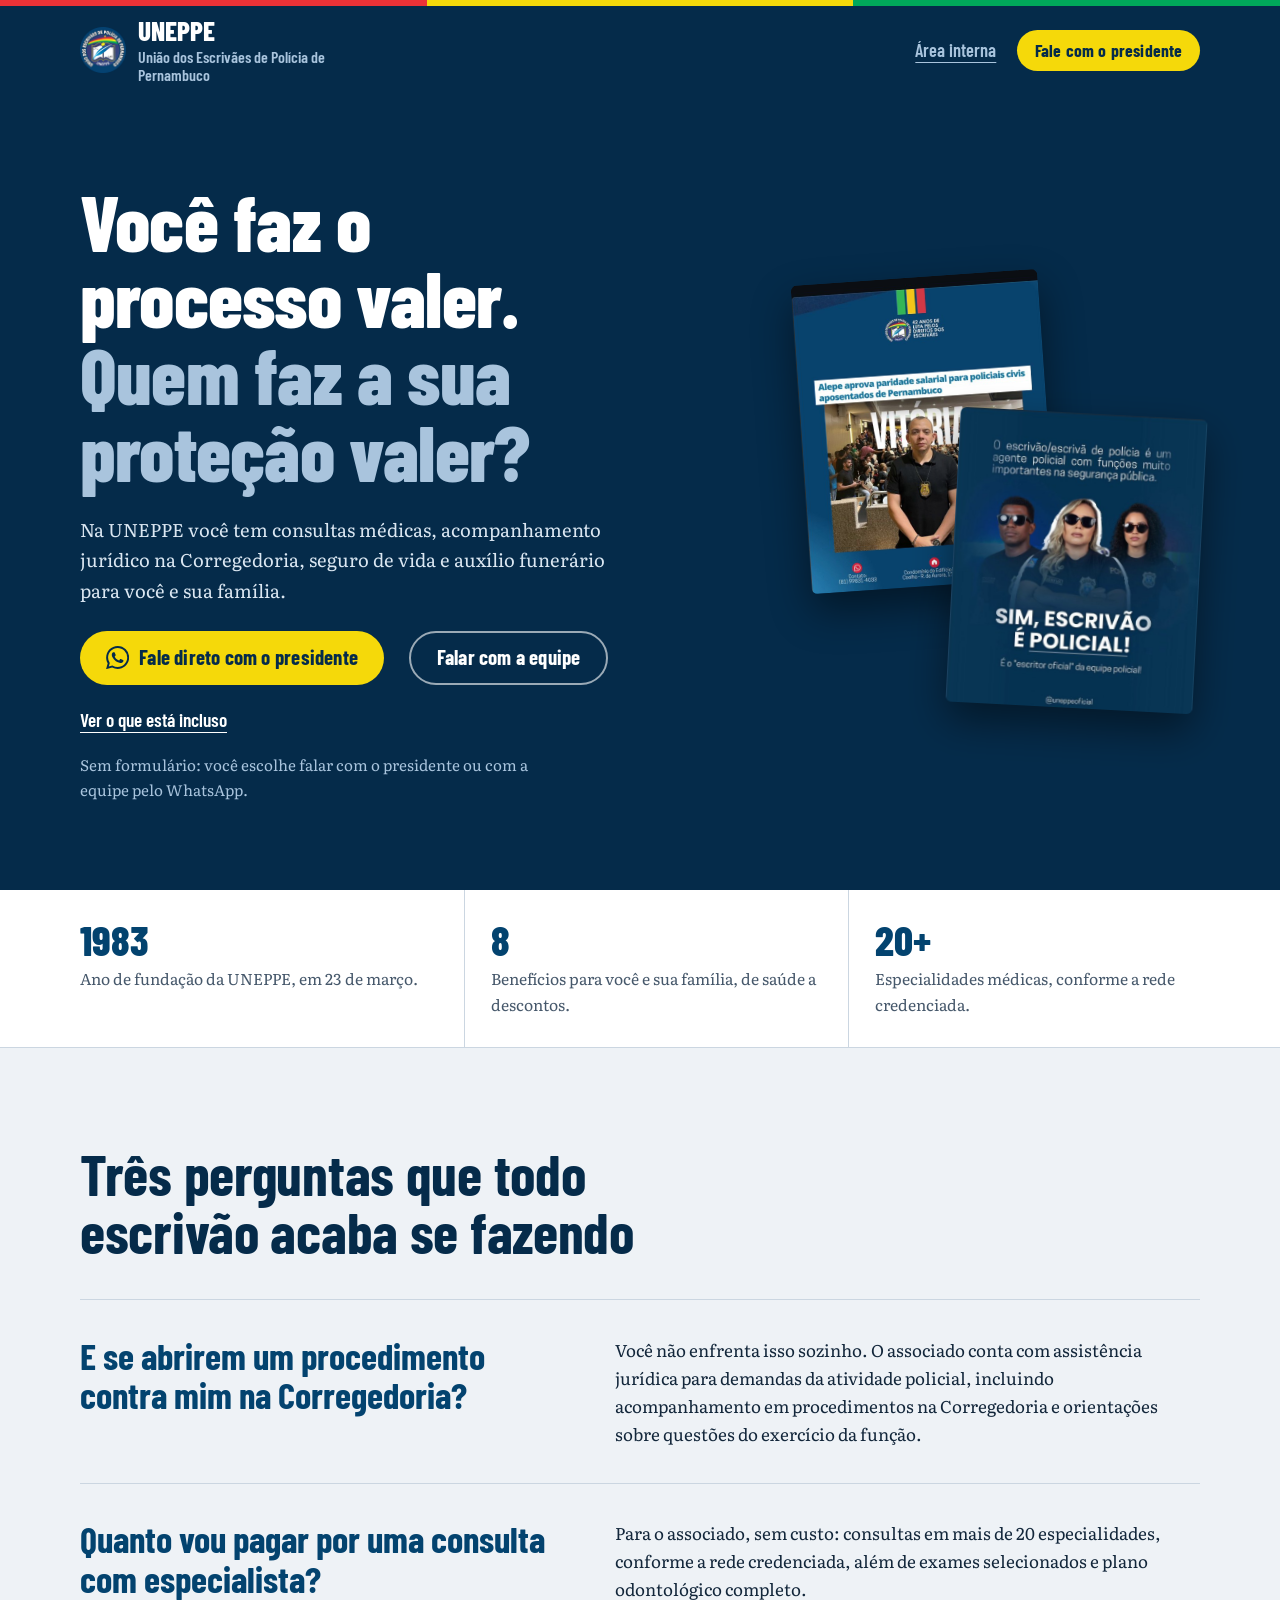
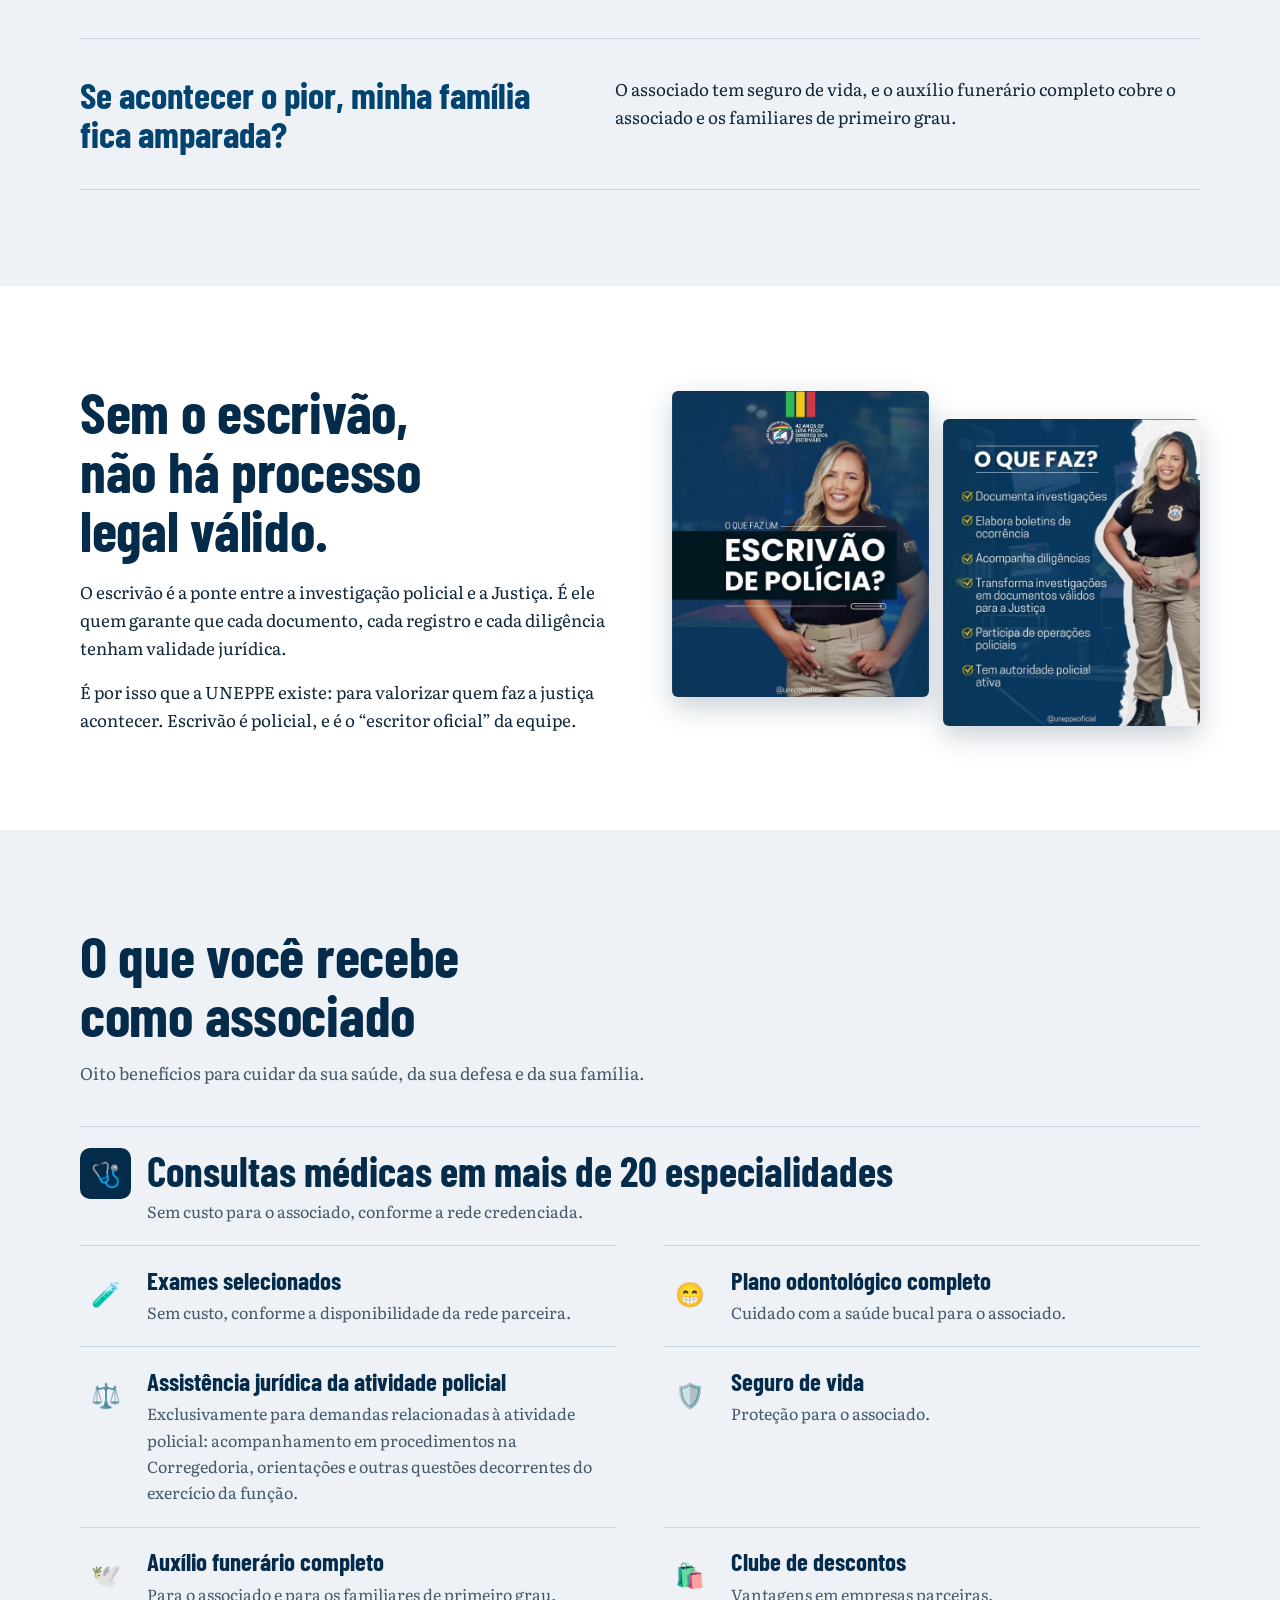
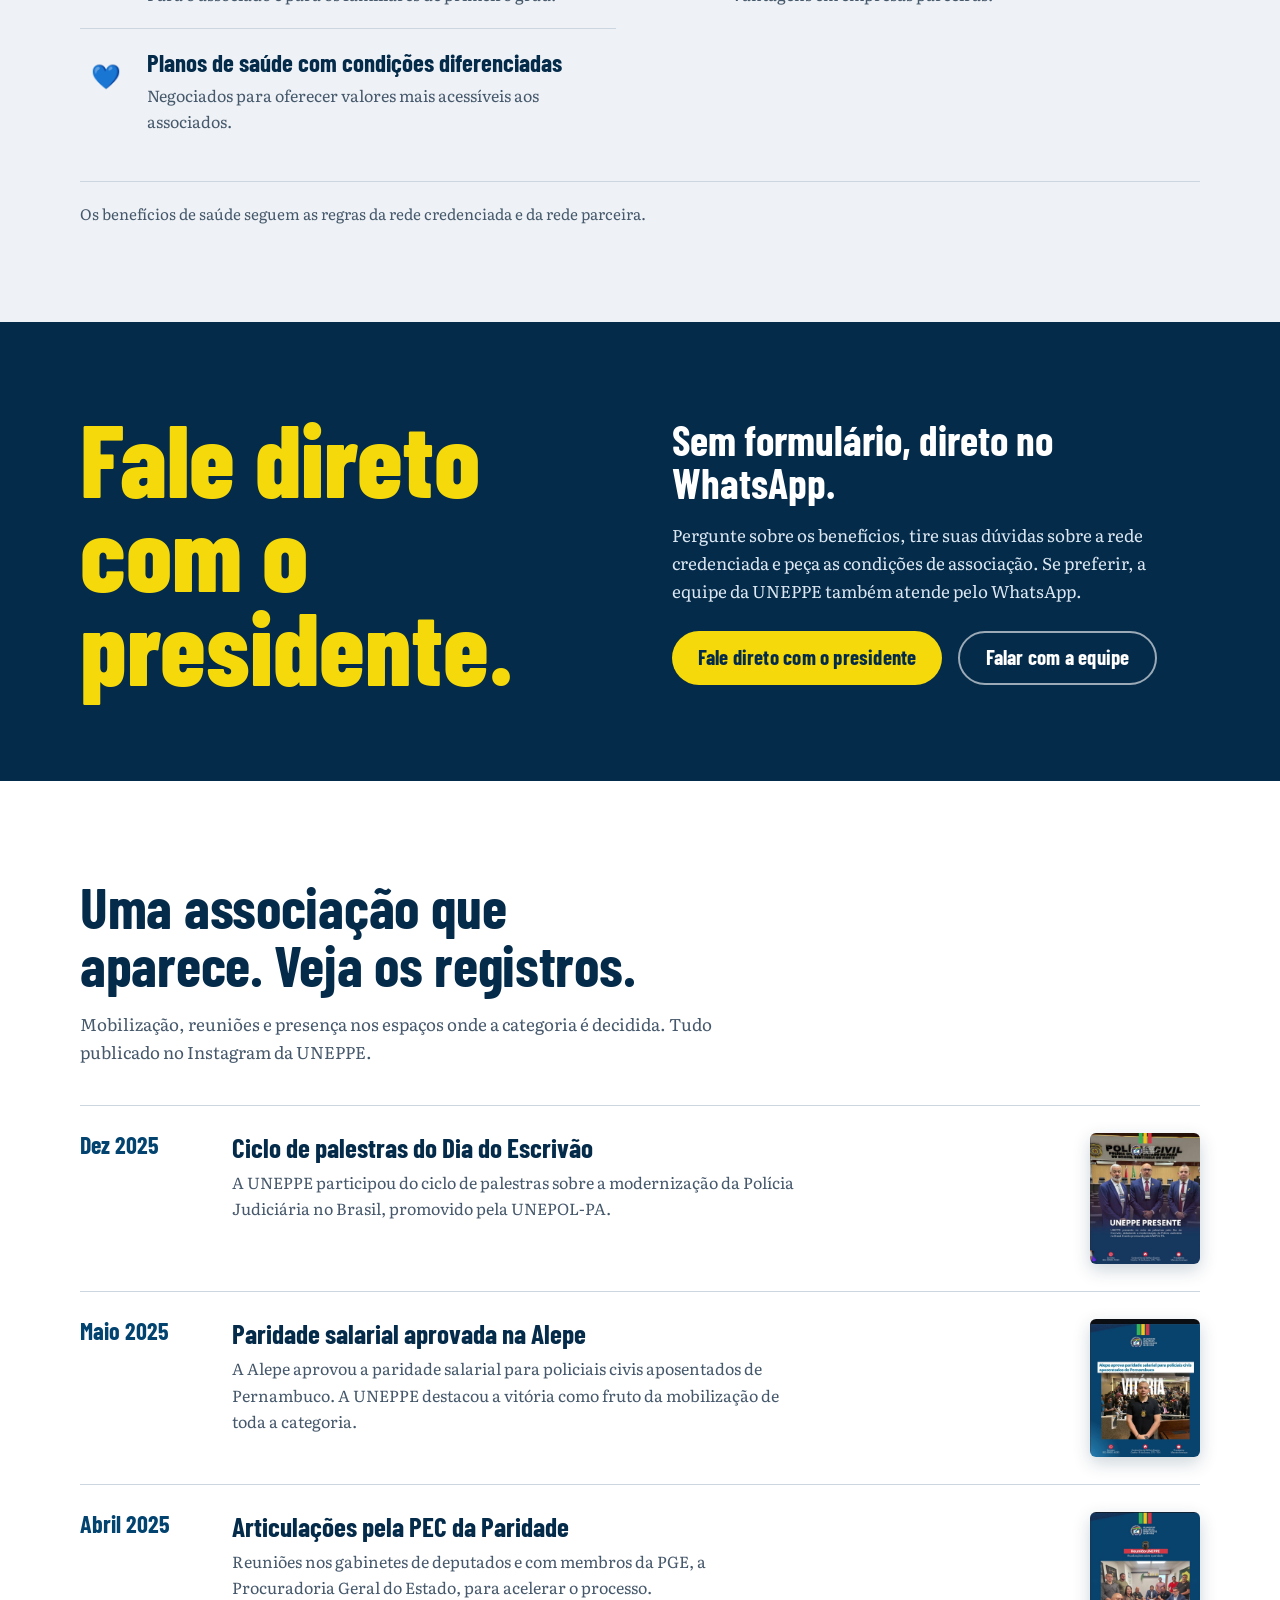
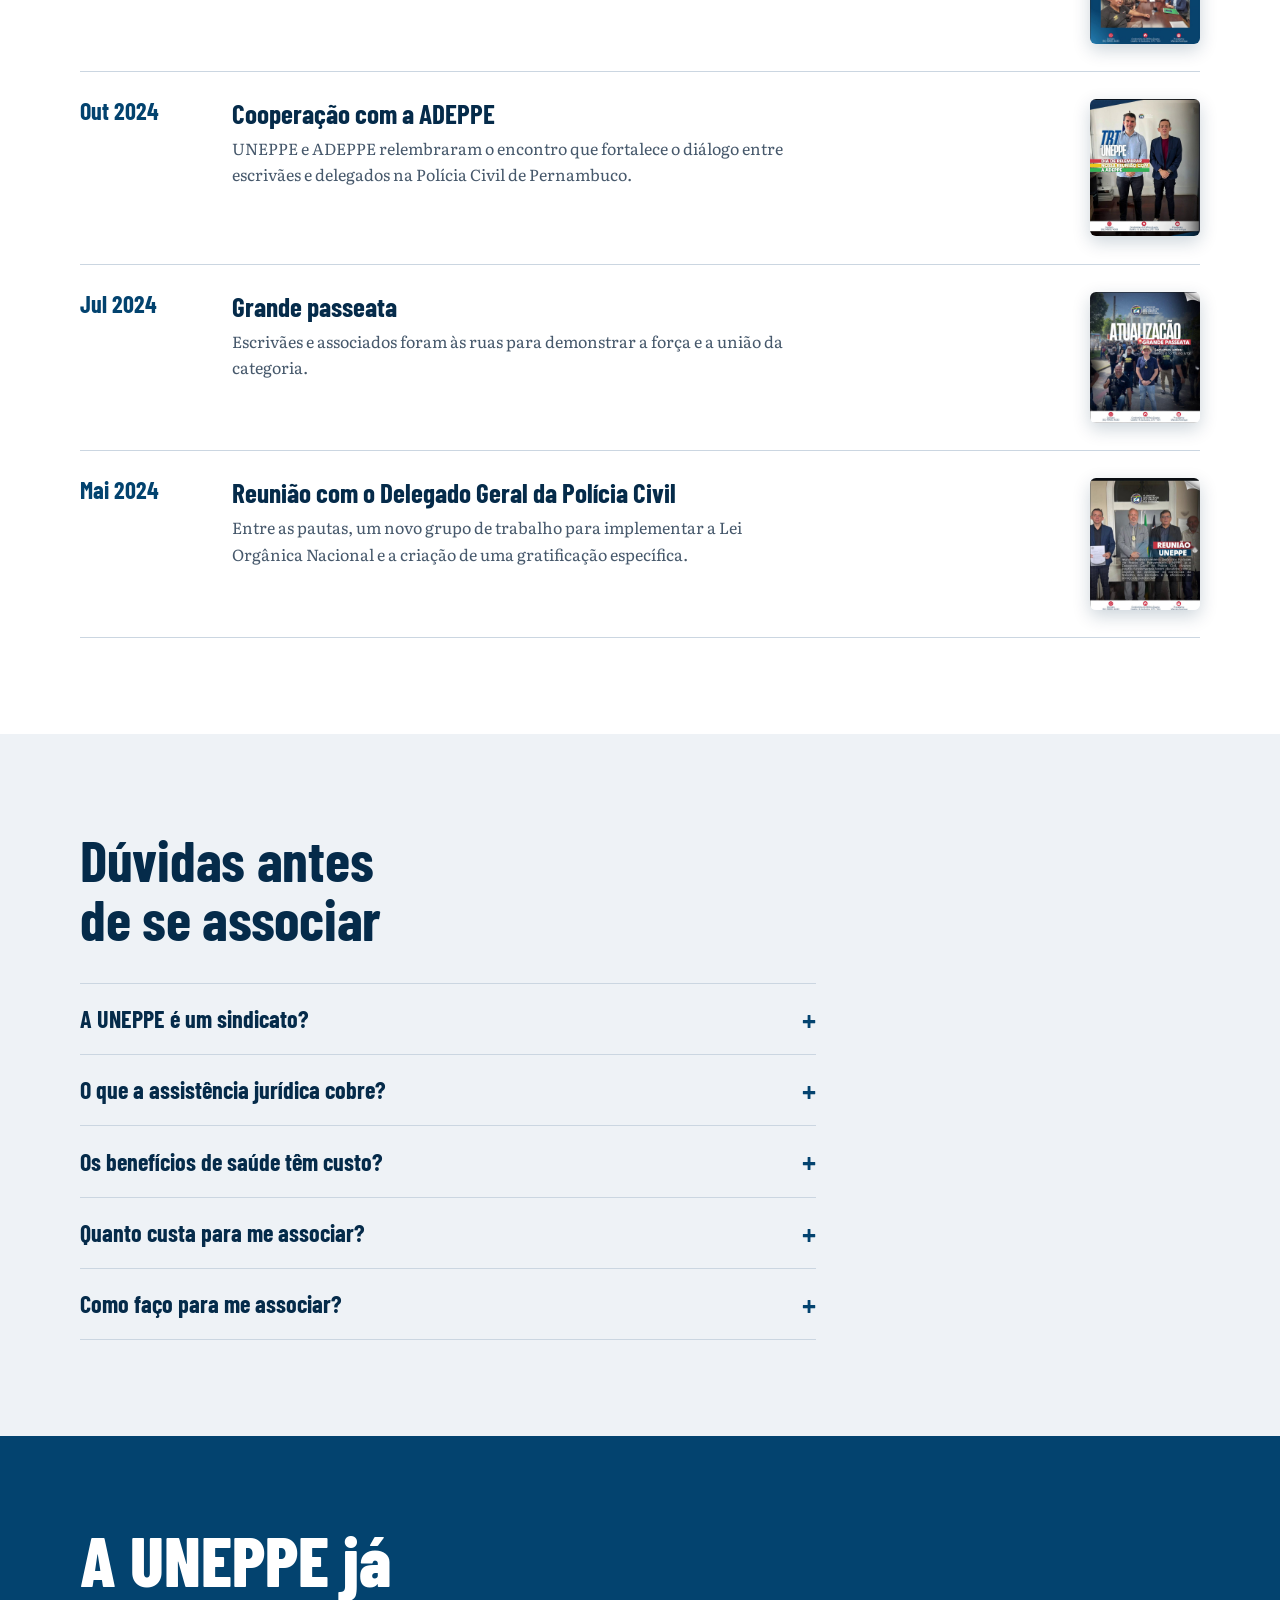
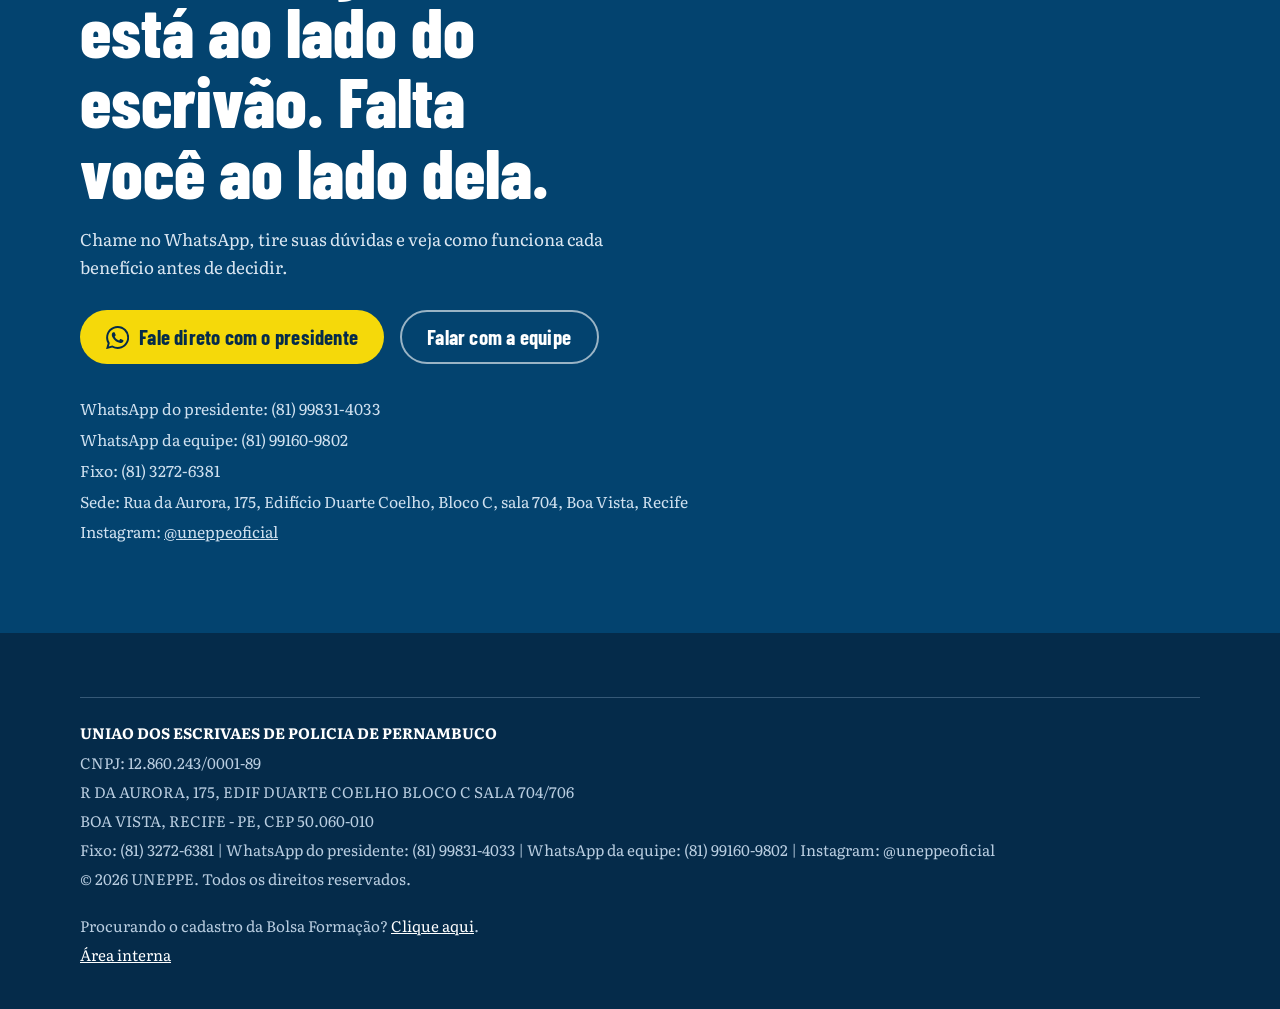
<file: index.html>
<!DOCTYPE html>
<html lang="pt-BR">
<head>
<meta charset="UTF-8">
<meta name="viewport" content="width=device-width, initial-scale=1">
<title>UNEPPE | Associe-se: saúde, defesa jurídica e seguro de vida para escrivães de Polícia</title>
<meta name="description" content="Associe-se à UNEPPE, a União dos Escrivães de Polícia de Pernambuco: consultas médicas sem custo, assistência jurídica da atividade policial, seguro de vida e auxílio funerário.">
<meta name="theme-color" content="#052B4A">

<!-- Pré-visualização ao compartilhar o link (WhatsApp, Facebook).
     Os endereços completos assumem que o site fica em uneppe.com.br; ajuste se for outro. -->
<meta property="og:type" content="website">
<meta property="og:locale" content="pt_BR">
<meta property="og:title" content="Você faz o processo valer. Quem faz a sua proteção valer?">
<meta property="og:description" content="UNEPPE: saúde, defesa jurídica, seguro de vida e auxílio funerário para escrivães de Polícia. Fale direto com o presidente.">
<meta property="og:url" content="https://uneppe.com.br/">
<meta property="og:image" content="https://uneppe.com.br/assets/img/og.jpg">

<link rel="icon" type="image/png" href="assets/img/favicon.png">
<link rel="preconnect" href="https://fonts.googleapis.com">
<link rel="preconnect" href="https://fonts.gstatic.com" crossorigin>
<link href="https://fonts.googleapis.com/css2?family=Barlow+Condensed:wght@600;700;800&family=Literata:opsz,wght@7..72,400;7..72,600&display=swap" rel="stylesheet">

<!-- META PIXEL: cole aqui o código do Pixel quando a conta de anúncios estiver pronta.
     Os botões de WhatsApp já disparam o evento "Contact" se o Pixel existir. -->

<style>
:root {
  --navy-950: #052B4A;
  --navy-900: #063556;
  --navy-700: #03436F;
  --indigo: #37437F;
  --ink: #12263A;
  --ink-soft: #46586B;
  --sky: #A9C4DD;
  --paper: #EEF2F6;
  --white: #FFFFFF;
  --rule: #CBD6E1;
  --flag-red: #EB3237;
  --flag-yellow: #F5D90A;
  --flag-green: #01A85A;
  --display: "Barlow Condensed", "Roboto Condensed", "Arial Narrow", Arial, sans-serif;
  --body: "Literata", Georgia, "Times New Roman", serif;
  --wrap: 1120px;
}

*, *::before, *::after { box-sizing: border-box; }
html { scroll-behavior: smooth; scroll-padding-top: 84px; }
body {
  margin: 0;
  font-family: var(--body);
  font-size: 1.0625rem;
  line-height: 1.65;
  color: var(--ink);
  background: var(--paper);
  -webkit-text-size-adjust: 100%;
}
img { max-width: 100%; display: block; }
a { color: inherit; }
h1, h2, h3, p, ul, ol, dl, figure { margin: 0; }
ul, ol { padding: 0; list-style: none; }
:focus-visible { outline: 3px solid var(--flag-yellow); outline-offset: 3px; }

.wrap { width: min(100% - 2.5rem, var(--wrap)); margin-inline: auto; }

.flag-stripe {
  height: 6px;
  background: linear-gradient(90deg, var(--flag-red) 0 33.34%, var(--flag-yellow) 0 66.67%, var(--flag-green) 0);
}

/* ---------- Botões ---------- */
.btn {
  display: inline-flex;
  align-items: center;
  justify-content: center;
  gap: .65rem;
  min-height: 3.4rem;
  padding: .85rem 1.6rem;
  border-radius: 999px;
  font-family: var(--display);
  font-weight: 700;
  font-size: 1.3rem;
  letter-spacing: .01em;
  line-height: 1;
  text-decoration: none;
  border: 0;
  cursor: pointer;
  transition: transform .15s ease, background-color .15s ease;
}
.btn svg { width: 1.45rem; height: 1.45rem; flex: none; }
.btn--wa { background: var(--flag-yellow); color: var(--navy-950); }
.btn--wa:hover { background: #ffe94a; transform: translateY(-2px); }
.btn--ghost { background: transparent; color: var(--white); border: 2px solid rgba(255, 255, 255, .6); }
.btn--ghost:hover { background: rgba(255, 255, 255, .12); transform: translateY(-2px); }
.btn--small { min-height: 2.6rem; padding: .55rem 1.1rem; font-size: 1.1rem; }
.text-link { font-family: var(--display); font-weight: 600; font-size: 1.2rem; color: var(--white); text-underline-offset: 5px; }

/* ---------- Topo ---------- */
.site-head { position: sticky; top: 0; z-index: 30; background: var(--navy-950); }
.site-head__bar { display: flex; align-items: center; justify-content: space-between; gap: 1rem; padding-block: .7rem; }
.brand { display: flex; align-items: center; gap: .75rem; text-decoration: none; color: var(--white); }
.brand img { width: 46px; height: 46px; }
.brand__name { font-family: var(--display); font-weight: 800; font-size: 1.7rem; line-height: 1; }
.site-head__actions { display: flex; align-items: center; gap: 1.3rem; }
.head-login { display: none; font-family: var(--display); font-weight: 600; font-size: 1.15rem; color: var(--sky); text-underline-offset: 5px; }
.brand__full { display: none; font-family: var(--display); font-weight: 600; font-size: 1rem; color: var(--sky); line-height: 1.1; max-width: 15rem; }

/* ---------- Herói ---------- */
.hero { background: var(--navy-950); color: var(--white); padding-block: clamp(2.5rem, 7vw, 5.5rem) clamp(3rem, 7vw, 5.5rem); overflow: hidden; }
.hero__grid { display: grid; gap: 3rem; align-items: center; }
.hero__title { font-family: var(--display); font-weight: 800; font-size: clamp(2.8rem, 9vw, 4.9rem); line-height: .98; letter-spacing: -.01em; }
.hero__title span { display: block; text-wrap: balance; }
.hero__title .hero__title-2 { color: var(--sky); }
.hero__lead { margin-top: 1.5rem; font-size: 1.15rem; max-width: 34rem; color: #dbe7f2; }
.hero__more { margin-top: 1.2rem; }
.hero__actions { margin-top: 1.6rem; display: flex; flex-wrap: wrap; align-items: center; gap: 1rem 1.6rem; }
.hero__note { margin-top: 1rem; font-size: .95rem; color: var(--sky); max-width: 30rem; }

.stack { position: relative; width: min(100%, 460px); margin-inline: auto; aspect-ratio: 1 / 1.08; }
.stack__img { position: absolute; width: 62%; height: auto; border-radius: 6px; box-shadow: 0 18px 40px rgba(0, 0, 0, .45); }
.stack__img--back { left: 0; top: 0; transform: rotate(-4deg); }
.stack__img--front { right: 0; bottom: 0; transform: rotate(3deg); animation: settle .9s .15s cubic-bezier(.2, .7, .2, 1) both; }
@keyframes settle {
  from { transform: translate(28px, 36px) rotate(9deg); opacity: 0; }
  to { transform: rotate(3deg); opacity: 1; }
}

/* ---------- Fatos de confiança ---------- */
.facts { background: var(--white); border-bottom: 1px solid var(--rule); }
.facts__row { display: grid; gap: 0; }
.fact { padding: 1.4rem 0; border-top: 1px solid var(--rule); }
.fact:first-child { border-top: 0; }
.fact__big { font-family: var(--display); font-weight: 800; font-size: 2.6rem; line-height: 1; color: var(--navy-700); }
.fact__txt { margin-top: .35rem; font-size: .98rem; color: var(--ink-soft); }

/* ---------- Seções ---------- */
.section { padding-block: clamp(3.2rem, 8vw, 6rem); }
.section--white { background: var(--white); }
.section__title { text-wrap: balance; font-family: var(--display); font-weight: 700; font-size: clamp(2.2rem, 6vw, 3.6rem); line-height: 1.02; letter-spacing: -.005em; color: var(--navy-950); max-width: 22ch; }
.section__intro { margin-top: 1rem; max-width: 40rem; color: var(--ink-soft); }

/* Perguntas */
.qa-list { margin-top: 2.4rem; }
.qa { display: grid; gap: .8rem 3rem; padding-block: 1.8rem; border-top: 1px solid var(--rule); }
.qa:last-child { border-bottom: 1px solid var(--rule); }
.qa__q { font-family: var(--display); font-weight: 700; font-size: clamp(1.7rem, 4.5vw, 2.3rem); line-height: 1.08; color: var(--navy-700); }
.qa__a { max-width: 36rem; }

/* Identidade */
.identity { display: grid; gap: 2.6rem; align-items: center; }
.identity__pics { display: grid; grid-template-columns: 1fr 1fr; gap: .9rem; }
.identity__pics img { width: 100%; height: auto; border-radius: 6px; box-shadow: 0 10px 28px rgba(5, 43, 74, .22); }
.identity__pics img:nth-child(2) { margin-top: 1.8rem; }
.identity p + p { margin-top: 1rem; }
.identity .section__title { max-width: 16ch; }
.identity__body { margin-top: 1.2rem; max-width: 34rem; }

/* Benefícios */
.ledger { margin-top: 2.4rem; display: grid; gap: 0 3rem; }
.ledger__item { display: grid; grid-template-columns: 3.2rem 1fr; gap: 1rem; padding-block: 1.3rem; border-top: 1px solid var(--rule); }
.ledger__ico { width: 3.2rem; height: 3.2rem; border-radius: 10px; display: grid; place-items: center; font-size: 1.5rem; background: var(--paper); }
.ledger__title { font-family: var(--display); font-weight: 700; font-size: 1.55rem; line-height: 1.1; color: var(--navy-950); }
.ledger__desc { margin-top: .3rem; font-size: 1rem; color: var(--ink-soft); }
.ledger__item--lead .ledger__title { font-size: clamp(1.9rem, 5vw, 2.6rem); }
.ledger__item--lead .ledger__ico { background: var(--navy-950); }
.ledger__foot { margin-top: 1.6rem; padding-top: 1.2rem; border-top: 1px solid var(--rule); font-size: .95rem; color: var(--ink-soft); }

/* Fale com o presidente */
.talk { background: var(--navy-950); color: var(--white); padding-block: clamp(3.2rem, 8vw, 5.5rem); }
.talk__grid { display: grid; gap: 2rem; align-items: center; }
.talk__big { font-family: var(--display); font-weight: 800; font-size: clamp(3.4rem, 11vw, 6.4rem); line-height: .92; color: var(--flag-yellow); text-wrap: balance; }
.talk__title { font-family: var(--display); font-weight: 700; font-size: clamp(1.9rem, 5vw, 2.6rem); line-height: 1.05; }
.talk__txt { margin-top: 1rem; color: #dbe7f2; max-width: 34rem; }
.talk__actions { margin-top: 1.6rem; display: flex; flex-wrap: wrap; gap: 1rem; }

/* Linha do tempo */
.timeline { margin-top: 2.4rem; }
.tl { display: grid; grid-template-columns: 1fr; gap: .9rem 2rem; padding-block: 1.7rem; border-top: 1px solid var(--rule); align-items: start; }
.tl:last-child { border-bottom: 1px solid var(--rule); }
.tl__date { font-family: var(--display); font-weight: 700; font-size: 1.5rem; color: var(--navy-700); line-height: 1; }
.tl__title { font-family: var(--display); font-weight: 700; font-size: 1.7rem; line-height: 1.08; color: var(--navy-950); }
.tl__txt { margin-top: .4rem; font-size: 1rem; color: var(--ink-soft); max-width: 36rem; }
.tl__thumb { width: 110px; padding: 0; border: 0; background: none; cursor: zoom-in; border-radius: 6px; overflow: hidden; box-shadow: 0 6px 18px rgba(5, 43, 74, .2); }
.tl__thumb img { width: 100%; height: auto; }
.tl__thumb:hover { box-shadow: 0 8px 22px rgba(5, 43, 74, .32); }

/* FAQ */
.faq { margin-top: 2.2rem; max-width: 46rem; }
.faq details { border-top: 1px solid var(--rule); }
.faq details:last-child { border-bottom: 1px solid var(--rule); }
.faq summary { display: flex; justify-content: space-between; align-items: center; gap: 1rem; padding-block: 1.2rem; cursor: pointer; list-style: none; font-family: var(--display); font-weight: 700; font-size: 1.5rem; line-height: 1.15; color: var(--navy-950); }
.faq summary::-webkit-details-marker { display: none; }
.faq summary::after { content: "+"; flex: none; font-size: 2rem; font-weight: 600; line-height: 1; color: var(--navy-700); }
.faq details[open] summary::after { content: "\2212"; }
.faq__a { padding: 0 0 1.4rem; max-width: 40rem; color: var(--ink-soft); }

/* Chamada final */
.closing { background: var(--navy-700); color: var(--white); padding-block: clamp(3.2rem, 8vw, 5.5rem); }
.closing__title { text-wrap: balance; font-family: var(--display); font-weight: 800; font-size: clamp(2.4rem, 7vw, 4.4rem); line-height: 1; max-width: 18ch; }
.closing__txt { margin-top: 1.2rem; max-width: 34rem; color: #dbe7f2; }
.closing__actions { margin-top: 1.8rem; display: flex; flex-wrap: wrap; gap: 1rem; }
.closing__contacts { margin-top: 2rem; font-size: .98rem; color: #cfe0ef; }
.closing__contacts p + p { margin-top: .3rem; }

/* Rodapé */
.site-foot { background: var(--navy-950); color: #b9cde0; padding-block: 2.6rem 5.5rem; font-size: .95rem; }
.site-foot a { color: var(--white); }
.site-foot__legal { margin-top: 1.4rem; padding-top: 1.4rem; border-top: 1px solid rgba(169, 196, 221, .3); }
.site-foot__legal strong { color: var(--white); }
.site-foot p + p { margin-top: .25rem; }
.site-foot__scholar { margin-top: 1.4rem; }

/* Barra fixa (celular) */
.sticky-cta { position: fixed; left: 0; right: 0; bottom: 0; z-index: 40; padding: .7rem 1rem calc(.7rem + env(safe-area-inset-bottom)); background: var(--navy-950); border-top: 3px solid var(--flag-yellow); transform: translateY(110%); transition: transform .25s ease; }
.sticky-cta.is-visible { transform: translateY(0); }
.sticky-cta .btn { width: 100%; }

/* Ampliar imagem */
.lightbox { border: 0; padding: 0; background: transparent; max-width: min(92vw, 560px); }
.lightbox::backdrop { background: rgba(5, 18, 32, .86); }
.lightbox img { width: 100%; height: auto; max-height: 86vh; object-fit: contain; border-radius: 6px; }
.lightbox__cap { margin-top: .7rem; color: #fff; font-size: .95rem; text-align: center; }

/* ---------- Telas maiores ---------- */
@media (min-width: 640px) {
  .brand__full { display: block; }
  .head-login { display: inline; }
  .facts__row { grid-template-columns: repeat(3, 1fr); gap: 2rem; }
  .fact { border-top: 0; border-left: 1px solid var(--rule); padding: 1.8rem 0 1.8rem 1.6rem; }
  .fact:first-child { border-left: 0; padding-left: 0; }
  .tl { grid-template-columns: 7.5rem 1fr 110px; }
}
@media (min-width: 900px) {
  .hero__grid { grid-template-columns: 1.25fr .75fr; gap: 3.5rem; }
  .qa { grid-template-columns: 5fr 6fr; padding-block: 2.2rem; }
  .identity { grid-template-columns: 1fr 1fr; gap: 4rem; }
  .ledger { grid-template-columns: 1fr 1fr; }
  .ledger__item--lead { grid-column: 1 / -1; }
  .talk__grid { grid-template-columns: 1fr 1fr; gap: 4rem; }
  .sticky-cta { display: none; }
  .site-foot { padding-bottom: 2.6rem; }
}

@media (prefers-reduced-motion: reduce) {
  html { scroll-behavior: auto; }
  .stack__img--front { animation: none; }
  .btn, .sticky-cta { transition: none; }
}
</style>
</head>
<body>

<div class="flag-stripe" aria-hidden="true"></div>

<header class="site-head">
  <div class="wrap site-head__bar">
    <a class="brand" href="#topo" aria-label="UNEPPE, início da página">
      <img src="assets/img/logo-192.png" alt="" width="46" height="46">
      <span>
        <span class="brand__name">UNEPPE</span>
        <span class="brand__full">União dos Escrivães de Polícia de Pernambuco</span>
      </span>
    </a>
    <div class="site-head__actions">
      <a class="head-login" href="area-interna/">Área interna</a>
      <a class="btn btn--wa btn--small" data-wa="presidente" href="https://wa.me/5581998314033">Fale com o presidente</a>
    </div>
  </div>
</header>

<main id="topo">

  <!-- ===== Herói ===== -->
  <section class="hero">
    <div class="wrap hero__grid">
      <div>
        <h1 class="hero__title">
          <span>Você faz o processo valer.</span>
          <span class="hero__title-2">Quem faz a sua proteção valer?</span>
        </h1>
        <p class="hero__lead">Na UNEPPE você tem consultas médicas, acompanhamento jurídico na Corregedoria, seguro de vida e auxílio funerário para você e sua família.</p>
        <div class="hero__actions">
          <a class="btn btn--wa" data-wa="presidente" href="https://wa.me/5581998314033">
            <svg viewBox="0 0 24 24" fill="currentColor" aria-hidden="true"><path d="M17.472 14.382c-.297-.149-1.758-.867-2.03-.967-.273-.099-.471-.148-.67.15-.197.297-.767.966-.94 1.164-.173.199-.347.223-.644.075-.297-.15-1.255-.463-2.39-1.475-.883-.788-1.48-1.761-1.653-2.059-.173-.297-.018-.458.13-.606.134-.133.298-.347.446-.52.149-.174.198-.298.298-.497.099-.198.05-.371-.025-.52-.075-.149-.669-1.612-.916-2.207-.242-.579-.487-.5-.669-.51-.173-.008-.371-.01-.57-.01-.198 0-.52.074-.792.372-.272.297-1.04 1.016-1.04 2.479 0 1.462 1.065 2.875 1.213 3.074.149.198 2.096 3.2 5.077 4.487.709.306 1.262.489 1.694.625.712.227 1.36.195 1.871.118.571-.085 1.758-.719 2.006-1.413.248-.694.248-1.289.173-1.413-.074-.124-.272-.198-.57-.347m-5.421 7.403h-.004a9.87 9.87 0 01-5.031-1.378l-.361-.214-3.741.982.998-3.648-.235-.374a9.86 9.86 0 01-1.51-5.26c.001-5.45 4.436-9.884 9.888-9.884 2.64 0 5.122 1.03 6.988 2.898a9.825 9.825 0 012.893 6.994c-.003 5.45-4.437 9.884-9.885 9.884m8.413-18.297A11.815 11.815 0 0012.05 0C5.495 0 .16 5.335.157 11.892c0 2.096.547 4.142 1.588 5.945L.057 24l6.305-1.654a11.882 11.882 0 005.683 1.448h.005c6.554 0 11.89-5.335 11.893-11.893a11.821 11.821 0 00-3.48-8.413Z"/></svg>
            Fale direto com o presidente
          </a>
          <a class="btn btn--ghost" data-wa="equipe" href="https://wa.me/5581991609802">Falar com a equipe</a>
        </div>
        <p class="hero__more"><a class="text-link" href="#beneficios">Ver o que está incluso</a></p>
        <p class="hero__note">Sem formulário: você escolhe falar com o presidente ou com a equipe pelo WhatsApp.</p>
      </div>

      <div class="stack" aria-hidden="true">
        <img class="stack__img stack__img--back" src="assets/img/posts/paridade-vitoria.jpg" alt="" width="600" height="750">
        <img class="stack__img stack__img--front" src="assets/img/posts/escrivao-policial.jpg" alt="" width="600" height="716">
      </div>
    </div>
  </section>

  <!-- ===== Fatos de confiança ===== -->
  <section class="facts" aria-label="A UNEPPE em números">
    <div class="wrap facts__row">
      <div class="fact">
        <p class="fact__big">1983</p>
        <p class="fact__txt">Ano de fundação da UNEPPE, em 23 de março.</p>
      </div>
      <div class="fact">
        <p class="fact__big">8</p>
        <p class="fact__txt">Benefícios para você e sua família, de saúde a descontos.</p>
      </div>
      <div class="fact">
        <p class="fact__big">20+</p>
        <p class="fact__txt">Especialidades médicas, conforme a rede credenciada.</p>
      </div>
    </div>
  </section>

  <!-- ===== Três perguntas ===== -->
  <section class="section">
    <div class="wrap">
      <h2 class="section__title">Três perguntas que todo escrivão acaba se fazendo</h2>
      <div class="qa-list">
        <div class="qa">
          <p class="qa__q">E se abrirem um procedimento contra mim na Corregedoria?</p>
          <p class="qa__a">Você não enfrenta isso sozinho. O associado conta com assistência jurídica para demandas da atividade policial, incluindo acompanhamento em procedimentos na Corregedoria e orientações sobre questões do exercício da função.</p>
        </div>
        <div class="qa">
          <p class="qa__q">Quanto vou pagar por uma consulta com especialista?</p>
          <p class="qa__a">Para o associado, sem custo: consultas em mais de 20 especialidades, conforme a rede credenciada, além de exames selecionados e plano odontológico completo.</p>
        </div>
        <div class="qa">
          <p class="qa__q">Se acontecer o pior, minha família fica amparada?</p>
          <p class="qa__a">O associado tem seguro de vida, e o auxílio funerário completo cobre o associado e os familiares de primeiro grau.</p>
        </div>
      </div>
    </div>
  </section>

  <!-- ===== Escrivão é policial ===== -->
  <section class="section section--white">
    <div class="wrap identity">
      <div>
        <h2 class="section__title">Sem o escrivão, não há processo legal válido.</h2>
        <div class="identity__body">
          <p>O escrivão é a ponte entre a investigação policial e a Justiça. É ele quem garante que cada documento, cada registro e cada diligência tenham validade jurídica.</p>
          <p>É por isso que a UNEPPE existe: para valorizar quem faz a justiça acontecer. Escrivão é policial, e é o “escritor oficial” da equipe.</p>
        </div>
      </div>
      <div class="identity__pics">
        <img src="assets/img/posts/escrivao-capa.jpg" alt="Arte da UNEPPE: o que faz um escrivão de polícia?" width="600" height="716" loading="lazy">
        <img src="assets/img/posts/escrivao-funcoes.jpg" alt="Arte da UNEPPE com as funções do escrivão: documenta investigações, elabora boletins de ocorrência, acompanha diligências e participa de operações policiais" width="600" height="716" loading="lazy">
      </div>
    </div>
  </section>

  <!-- ===== Benefícios ===== -->
  <section class="section" id="beneficios">
    <div class="wrap">
      <h2 class="section__title">O que você recebe como associado</h2>
      <p class="section__intro">Oito benefícios para cuidar da sua saúde, da sua defesa e da sua família.</p>

      <ul class="ledger">
        <li class="ledger__item ledger__item--lead">
          <span class="ledger__ico" aria-hidden="true">🩺</span>
          <div>
            <h3 class="ledger__title">Consultas médicas em mais de 20 especialidades</h3>
            <p class="ledger__desc">Sem custo para o associado, conforme a rede credenciada.</p>
          </div>
        </li>
        <li class="ledger__item">
          <span class="ledger__ico" aria-hidden="true">🧪</span>
          <div>
            <h3 class="ledger__title">Exames selecionados</h3>
            <p class="ledger__desc">Sem custo, conforme a disponibilidade da rede parceira.</p>
          </div>
        </li>
        <li class="ledger__item">
          <span class="ledger__ico" aria-hidden="true">😁</span>
          <div>
            <h3 class="ledger__title">Plano odontológico completo</h3>
            <p class="ledger__desc">Cuidado com a saúde bucal para o associado.</p>
          </div>
        </li>
        <li class="ledger__item">
          <span class="ledger__ico" aria-hidden="true">⚖️</span>
          <div>
            <h3 class="ledger__title">Assistência jurídica da atividade policial</h3>
            <p class="ledger__desc">Exclusivamente para demandas relacionadas à atividade policial: acompanhamento em procedimentos na Corregedoria, orientações e outras questões decorrentes do exercício da função.</p>
          </div>
        </li>
        <li class="ledger__item">
          <span class="ledger__ico" aria-hidden="true">🛡️</span>
          <div>
            <h3 class="ledger__title">Seguro de vida</h3>
            <p class="ledger__desc">Proteção para o associado.</p>
          </div>
        </li>
        <li class="ledger__item">
          <span class="ledger__ico" aria-hidden="true">🕊️</span>
          <div>
            <h3 class="ledger__title">Auxílio funerário completo</h3>
            <p class="ledger__desc">Para o associado e para os familiares de primeiro grau.</p>
          </div>
        </li>
        <li class="ledger__item">
          <span class="ledger__ico" aria-hidden="true">🛍️</span>
          <div>
            <h3 class="ledger__title">Clube de descontos</h3>
            <p class="ledger__desc">Vantagens em empresas parceiras.</p>
          </div>
        </li>
        <li class="ledger__item">
          <span class="ledger__ico" aria-hidden="true">💙</span>
          <div>
            <h3 class="ledger__title">Planos de saúde com condições diferenciadas</h3>
            <p class="ledger__desc">Negociados para oferecer valores mais acessíveis aos associados.</p>
          </div>
        </li>
      </ul>
      <p class="ledger__foot">Os benefícios de saúde seguem as regras da rede credenciada e da rede parceira.</p>
    </div>
  </section>

  <!-- ===== Fale com o presidente ===== -->
  <section class="talk" id="falar">
    <div class="wrap talk__grid">
      <h2 class="talk__big">Fale direto com o presidente.</h2>
      <div>
        <p class="talk__title">Sem formulário, direto no WhatsApp.</p>
        <p class="talk__txt">Pergunte sobre os benefícios, tire suas dúvidas sobre a rede credenciada e peça as condições de associação. Se preferir, a equipe da UNEPPE também atende pelo WhatsApp.</p>
        <div class="talk__actions">
          <a class="btn btn--wa" data-wa="presidente" href="https://wa.me/5581998314033">Fale direto com o presidente</a>
          <a class="btn btn--ghost" data-wa="equipe" href="https://wa.me/5581991609802">Falar com a equipe</a>
        </div>
      </div>
    </div>
  </section>

  <!-- ===== Atuação ===== -->
  <section class="section section--white" id="atuacao">
    <div class="wrap">
      <h2 class="section__title">Uma associação que aparece. Veja os registros.</h2>
      <p class="section__intro">Mobilização, reuniões e presença nos espaços onde a categoria é decidida. Tudo publicado no Instagram da UNEPPE.</p>

      <ol class="timeline">
        <li class="tl">
          <p class="tl__date">Dez 2025</p>
          <div>
            <h3 class="tl__title">Ciclo de palestras do Dia do Escrivão</h3>
            <p class="tl__txt">A UNEPPE participou do ciclo de palestras sobre a modernização da Polícia Judiciária no Brasil, promovido pela UNEPOL-PA.</p>
          </div>
          <button class="tl__thumb" type="button" data-zoom="assets/img/posts/dia-do-escrivao.jpg" data-cap="UNEPPE presente no ciclo de palestras do Dia do Escrivão (dezembro de 2025)" aria-label="Ampliar imagem: ciclo de palestras do Dia do Escrivão">
            <img src="assets/img/posts/dia-do-escrivao.jpg" alt="" width="600" height="716" loading="lazy">
          </button>
        </li>
        <li class="tl">
          <p class="tl__date">Maio 2025</p>
          <div>
            <h3 class="tl__title">Paridade salarial aprovada na Alepe</h3>
            <p class="tl__txt">A Alepe aprovou a paridade salarial para policiais civis aposentados de Pernambuco. A UNEPPE destacou a vitória como fruto da mobilização de toda a categoria.</p>
          </div>
          <button class="tl__thumb" type="button" data-zoom="assets/img/posts/paridade-vitoria.jpg" data-cap="Alepe aprova paridade salarial para policiais civis aposentados de Pernambuco (maio de 2025)" aria-label="Ampliar imagem: aprovação da paridade salarial">
            <img src="assets/img/posts/paridade-vitoria.jpg" alt="" width="600" height="750" loading="lazy">
          </button>
        </li>
        <li class="tl">
          <p class="tl__date">Abril 2025</p>
          <div>
            <h3 class="tl__title">Articulações pela PEC da Paridade</h3>
            <p class="tl__txt">Reuniões nos gabinetes de deputados e com membros da PGE, a Procuradoria Geral do Estado, para acelerar o processo.</p>
          </div>
          <button class="tl__thumb" type="button" data-zoom="assets/img/posts/paridade-reuniao.jpg" data-cap="Reunião UNEPPE: atualizações sobre a paridade (abril de 2025)" aria-label="Ampliar imagem: reunião sobre a paridade">
            <img src="assets/img/posts/paridade-reuniao.jpg" alt="" width="600" height="716" loading="lazy">
          </button>
        </li>
        <li class="tl">
          <p class="tl__date">Out 2024</p>
          <div>
            <h3 class="tl__title">Cooperação com a ADEPPE</h3>
            <p class="tl__txt">UNEPPE e ADEPPE relembraram o encontro que fortalece o diálogo entre escrivães e delegados na Polícia Civil de Pernambuco.</p>
          </div>
          <button class="tl__thumb" type="button" data-zoom="assets/img/posts/adeppe.jpg" data-cap="Encontro entre UNEPPE e ADEPPE (outubro de 2024)" aria-label="Ampliar imagem: encontro com a ADEPPE">
            <img src="assets/img/posts/adeppe.jpg" alt="" width="600" height="750" loading="lazy">
          </button>
        </li>
        <li class="tl">
          <p class="tl__date">Jul 2024</p>
          <div>
            <h3 class="tl__title">Grande passeata</h3>
            <p class="tl__txt">Escrivães e associados foram às ruas para demonstrar a força e a união da categoria.</p>
          </div>
          <button class="tl__thumb" type="button" data-zoom="assets/img/posts/passeata.jpg" data-cap="Grande passeata da categoria (julho de 2024)" aria-label="Ampliar imagem: grande passeata">
            <img src="assets/img/posts/passeata.jpg" alt="" width="600" height="716" loading="lazy">
          </button>
        </li>
        <li class="tl">
          <p class="tl__date">Mai 2024</p>
          <div>
            <h3 class="tl__title">Reunião com o Delegado Geral da Polícia Civil</h3>
            <p class="tl__txt">Entre as pautas, um novo grupo de trabalho para implementar a Lei Orgânica Nacional e a criação de uma gratificação específica.</p>
          </div>
          <button class="tl__thumb" type="button" data-zoom="assets/img/posts/delegado-geral.jpg" data-cap="Reunião entre a UNEPPE e o Delegado Geral da Polícia Civil (maio de 2024)" aria-label="Ampliar imagem: reunião com o Delegado Geral">
            <img src="assets/img/posts/delegado-geral.jpg" alt="" width="600" height="716" loading="lazy">
          </button>
        </li>
      </ol>
    </div>
  </section>

  <!-- ===== Perguntas frequentes ===== -->
  <section class="section" id="duvidas">
    <div class="wrap">
      <h2 class="section__title">Dúvidas antes de se associar</h2>
      <div class="faq">
        <details>
          <summary>A UNEPPE é um sindicato?</summary>
          <p class="faq__a">Não. A UNEPPE é uma associação privada de escrivães de polícia. Atua pela valorização e pela defesa da categoria e oferece benefícios aos associados.</p>
        </details>
        <details>
          <summary>O que a assistência jurídica cobre?</summary>
          <p class="faq__a">Exclusivamente demandas relacionadas à atividade policial, como acompanhamento em procedimentos na Corregedoria, orientações e outras questões decorrentes do exercício da função. Demandas fora desse escopo não estão incluídas.</p>
        </details>
        <details>
          <summary>Os benefícios de saúde têm custo?</summary>
          <p class="faq__a">As consultas e os exames selecionados são sem custo para o associado, conforme a rede credenciada e a disponibilidade da rede parceira. Já os planos de saúde têm condições diferenciadas, negociadas para valores mais acessíveis aos associados.</p>
        </details>
        <details>
          <summary>Quanto custa para me associar?</summary>
          <p class="faq__a">Chame o presidente ou a equipe da UNEPPE no WhatsApp e peça as condições de associação.</p>
        </details>
        <details>
          <summary>Como faço para me associar?</summary>
          <p class="faq__a">Chame o presidente ou a equipe da UNEPPE no WhatsApp pelos botões desta página. Se preferir, ligue para o fixo (81)&nbsp;3272-6381 ou vá até a sede, na Rua da Aurora, 175, Boa Vista, Recife.</p>
        </details>
      </div>
    </div>
  </section>

  <!-- ===== Chamada final ===== -->
  <section class="closing" id="contato">
    <div class="wrap">
      <h2 class="closing__title">A UNEPPE já está ao lado do escrivão. Falta você ao lado dela.</h2>
      <p class="closing__txt">Chame no WhatsApp, tire suas dúvidas e veja como funciona cada benefício antes de decidir.</p>
      <div class="closing__actions">
        <a class="btn btn--wa" data-wa="presidente" href="https://wa.me/5581998314033"><svg viewBox="0 0 24 24" fill="currentColor" aria-hidden="true"><path d="M17.472 14.382c-.297-.149-1.758-.867-2.03-.967-.273-.099-.471-.148-.67.15-.197.297-.767.966-.94 1.164-.173.199-.347.223-.644.075-.297-.15-1.255-.463-2.39-1.475-.883-.788-1.48-1.761-1.653-2.059-.173-.297-.018-.458.13-.606.134-.133.298-.347.446-.52.149-.174.198-.298.298-.497.099-.198.05-.371-.025-.52-.075-.149-.669-1.612-.916-2.207-.242-.579-.487-.5-.669-.51-.173-.008-.371-.01-.57-.01-.198 0-.52.074-.792.372-.272.297-1.04 1.016-1.04 2.479 0 1.462 1.065 2.875 1.213 3.074.149.198 2.096 3.2 5.077 4.487.709.306 1.262.489 1.694.625.712.227 1.36.195 1.871.118.571-.085 1.758-.719 2.006-1.413.248-.694.248-1.289.173-1.413-.074-.124-.272-.198-.57-.347m-5.421 7.403h-.004a9.87 9.87 0 01-5.031-1.378l-.361-.214-3.741.982.998-3.648-.235-.374a9.86 9.86 0 01-1.51-5.26c.001-5.45 4.436-9.884 9.888-9.884 2.64 0 5.122 1.03 6.988 2.898a9.825 9.825 0 012.893 6.994c-.003 5.45-4.437 9.884-9.885 9.884m8.413-18.297A11.815 11.815 0 0012.05 0C5.495 0 .16 5.335.157 11.892c0 2.096.547 4.142 1.588 5.945L.057 24l6.305-1.654a11.882 11.882 0 005.683 1.448h.005c6.554 0 11.89-5.335 11.893-11.893a11.821 11.821 0 00-3.48-8.413Z"/></svg>
          Fale direto com o presidente
        </a>
        <a class="btn btn--ghost" data-wa="equipe" href="https://wa.me/5581991609802">Falar com a equipe</a>
      </div>
      <div class="closing__contacts">
        <p>WhatsApp do presidente: (81)&nbsp;99831-4033</p>
        <p>WhatsApp da equipe: (81)&nbsp;99160-9802</p>
        <p>Fixo: (81)&nbsp;3272-6381</p>
        <p>Sede: Rua da Aurora, 175, Edifício Duarte Coelho, Bloco C, sala 704, Boa Vista, Recife</p>
        <p>Instagram: <a href="https://www.instagram.com/uneppeoficial/" rel="noopener">@uneppeoficial</a></p>
      </div>
    </div>
  </section>

</main>

<footer class="site-foot">
  <div class="wrap">
    <div class="site-foot__legal">
      <p><strong>UNIAO DOS ESCRIVAES DE POLICIA DE PERNAMBUCO</strong></p>
      <p>CNPJ: 12.860.243/0001-89</p>
      <p>R DA AURORA, 175, EDIF DUARTE COELHO BLOCO C SALA 704/706</p>
      <p>BOA VISTA, RECIFE - PE, CEP 50.060-010</p>
      <p>Fixo: (81) 3272-6381 | WhatsApp do presidente: (81) 99831-4033 | WhatsApp da equipe: (81) 99160-9802 | Instagram: @uneppeoficial</p>
      <p>&copy; 2026 UNEPPE. Todos os direitos reservados.</p>
    </div>
    <p class="site-foot__scholar">Procurando o cadastro da Bolsa Formação? <a href="acaobolsa2026.1/">Clique aqui</a>.</p>
    <p class="site-foot__scholar"><a href="area-interna/">Área interna</a></p>
  </div>
</footer>

<div class="sticky-cta" id="stickyCta">
  <a class="btn btn--wa" data-wa="presidente" href="https://wa.me/5581998314033">Fale direto com o presidente</a>
</div>

<dialog class="lightbox" id="lightbox" aria-label="Imagem ampliada">
  <img id="lightboxImg" alt="">
  <p class="lightbox__cap" id="lightboxCap"></p>
</dialog>

<script>
(function () {
  /* ===== CONFIGURAÇÃO: números de WhatsApp e mensagens prontas ===== */
  var CONTATOS = {
    presidente: {
      numero: "5581998314033", // formato: 55 + DDD + número, só dígitos
      mensagem: "Olá, presidente! Sou escrivão(ã) de Polícia Civil e quero me associar à UNEPPE. Pode me explicar como funciona?"
    },
    equipe: {
      numero: "5581991609802",
      mensagem: "Olá! Sou escrivão(ã) de Polícia Civil e quero me associar à UNEPPE. Pode me explicar como funciona?"
    }
  };
  /* ================================================================== */

  document.querySelectorAll("[data-wa]").forEach(function (a) {
    var c = CONTATOS[a.getAttribute("data-wa")] || CONTATOS.presidente;
    a.setAttribute("href", "https://wa.me/" + c.numero + "?text=" + encodeURIComponent(c.mensagem));
    a.setAttribute("target", "_blank");
    a.setAttribute("rel", "noopener");
    a.addEventListener("click", function () {
      try { if (window.fbq) { window.fbq("track", "Contact"); } } catch (e) {}
    });
  });

  /* Barra fixa no celular: aparece depois do herói */
  var bar = document.getElementById("stickyCta");
  var hero = document.querySelector(".hero");
  if (bar && hero && "IntersectionObserver" in window) {
    new IntersectionObserver(function (entries) {
      bar.classList.toggle("is-visible", !entries[0].isIntersecting);
    }, { threshold: 0 }).observe(hero);
  }

  /* Ampliar imagens da linha do tempo */
  var box = document.getElementById("lightbox");
  var boxImg = document.getElementById("lightboxImg");
  var boxCap = document.getElementById("lightboxCap");
  document.querySelectorAll("[data-zoom]").forEach(function (btn) {
    btn.addEventListener("click", function () {
      boxImg.src = btn.getAttribute("data-zoom");
      boxImg.alt = btn.getAttribute("data-cap") || "";
      boxCap.textContent = btn.getAttribute("data-cap") || "";
      if (box.showModal) { box.showModal(); }
    });
  });
  box.addEventListener("click", function () { box.close(); });
})();
</script>
</body>
</html>
</file>
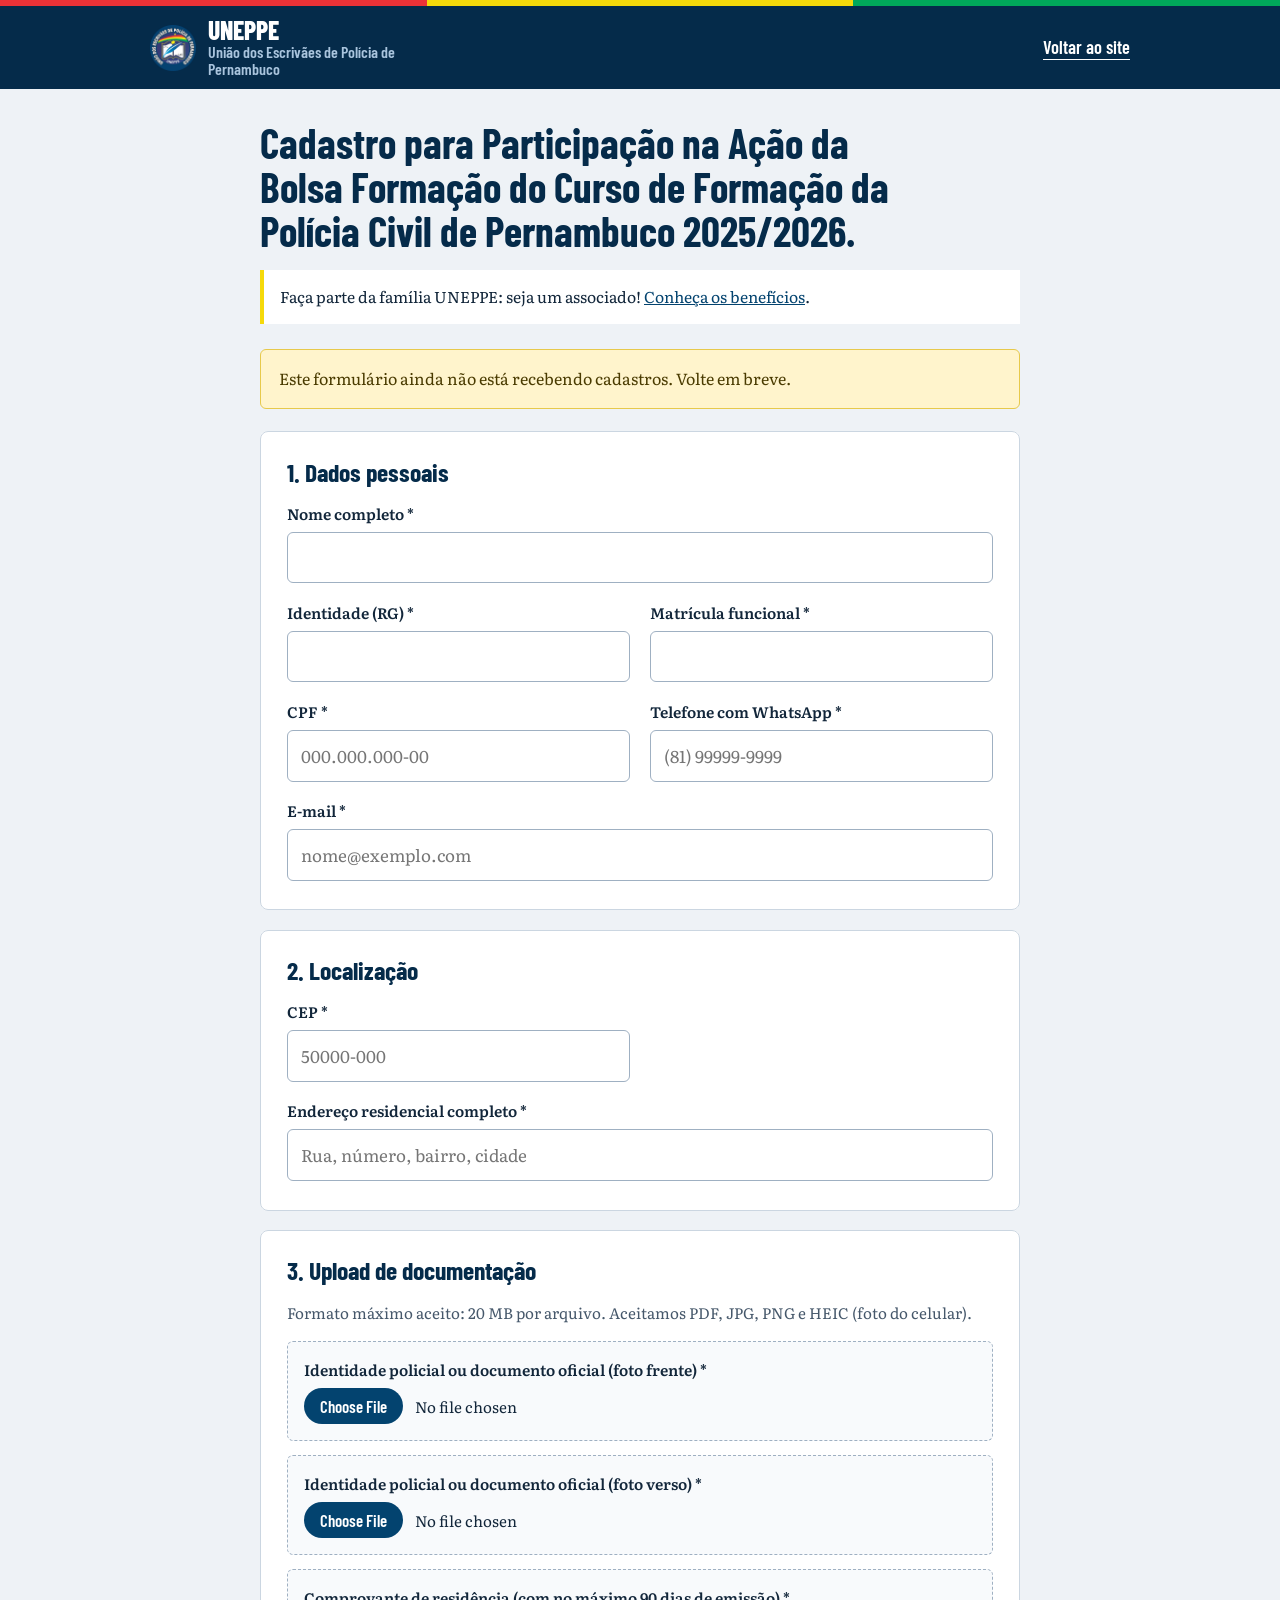
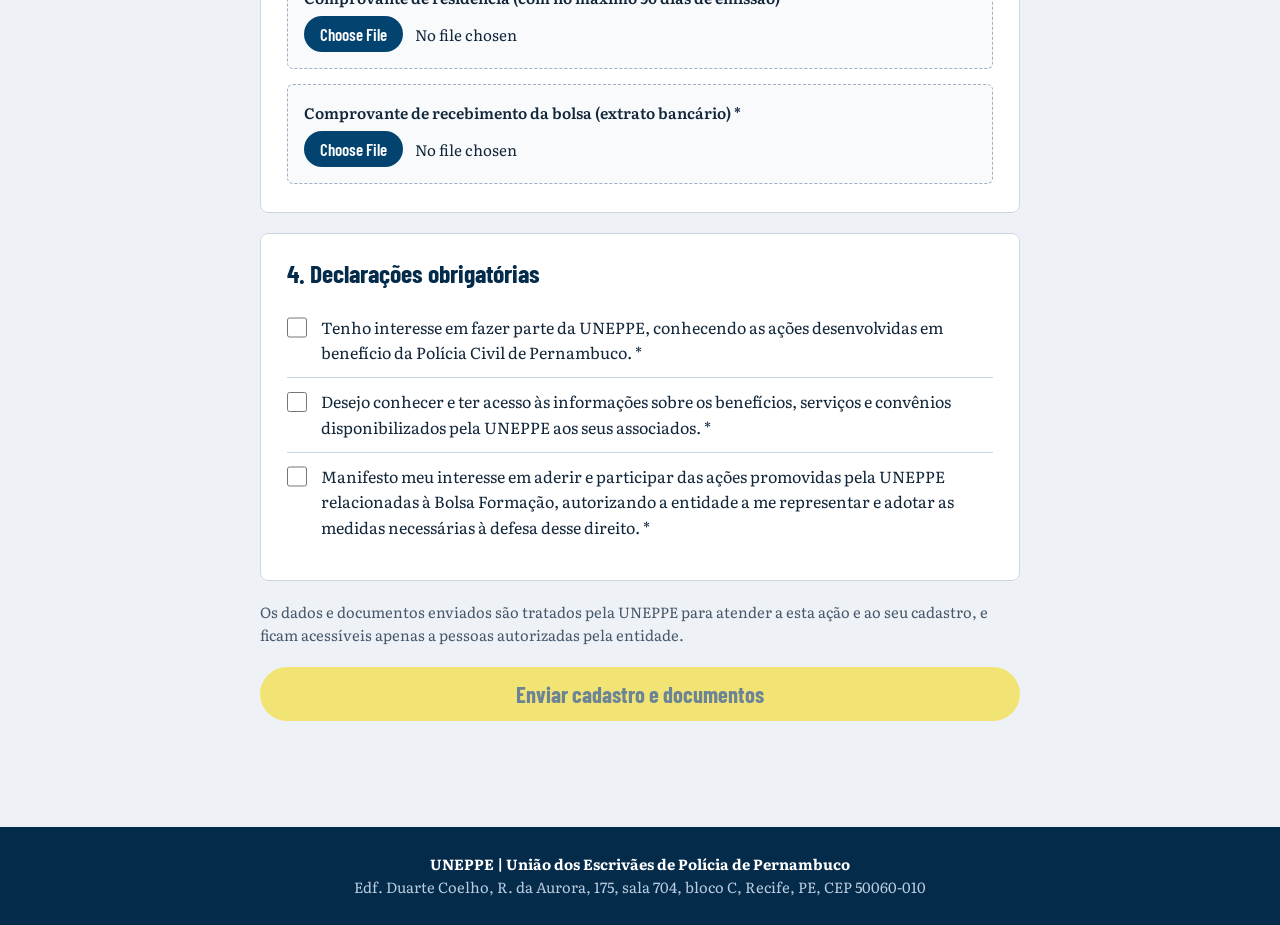
<file: acaobolsa2026.1/index.html>
<!DOCTYPE html>
<html lang="pt-BR">
<head>
<meta charset="UTF-8">
<meta name="viewport" content="width=device-width, initial-scale=1">
<title>Cadastro da Bolsa Formação | UNEPPE</title>
<meta name="robots" content="noindex, nofollow">
<meta name="theme-color" content="#052B4A">
<link rel="icon" type="image/png" href="../assets/img/favicon.png">
<link rel="preconnect" href="https://fonts.googleapis.com">
<link rel="preconnect" href="https://fonts.gstatic.com" crossorigin>
<link href="https://fonts.googleapis.com/css2?family=Barlow+Condensed:wght@600;700;800&family=Literata:opsz,wght@7..72,400;7..72,600&display=swap" rel="stylesheet">
<link rel="stylesheet" href="../assets/css/forms.css">
</head>
<body>

<div class="flag-stripe" aria-hidden="true"></div>
<header class="site-head">
  <div class="site-head__bar">
    <a class="brand" href="../" aria-label="UNEPPE, voltar ao site">
      <img src="../assets/img/logo-192.png" alt="" width="46" height="46">
      <span>
        <span class="brand__name">UNEPPE</span>
        <span class="brand__full">União dos Escrivães de Polícia de Pernambuco</span>
      </span>
    </a>
    <a class="head-link" href="../">Voltar ao site</a>
  </div>
</header>

<main class="page">
  <div class="intro">
    <h1 class="intro__title">Cadastro para Participação na Ação da Bolsa Formação do Curso de Formação da Polícia Civil de Pernambuco 2025/2026.</h1>
    <p class="cross">Faça parte da família UNEPPE: seja um associado! <a href="../#beneficios">Conheça os benefícios</a>.</p>
  </div>

  <div class="notice notice--warn" id="avisoConfig" role="alert" hidden>
    Este formulário ainda não está recebendo cadastros. Volte em breve.
  </div>

  <div class="success" id="sucesso" role="status" hidden>
    <h2 class="success__title">Cadastro enviado.</h2>
    <p>Recebemos seus dados e documentos. Guarde este número de protocolo:</p>
    <p><span class="success__code" id="protocolo"></span></p>
    <p>Em caso de dúvida, fale com a UNEPPE pelo WhatsApp da equipe.</p>
    <p><a class="btn-secondary" id="linkWhats" href="https://wa.me/5581991609802" target="_blank" rel="noopener">Falar com a equipe</a></p>
  </div>

  <form id="formBolsa" novalidate autocomplete="on">

    <fieldset class="block">
      <legend>1. Dados pessoais</legend>
      <div class="grid2">
        <div class="field field--wide" id="campo-nome">
          <label for="nome">Nome completo *</label>
          <input type="text" id="nome" name="nome" autocomplete="name" required>
          <p class="field__error" id="erro-nome"></p>
        </div>
        <div class="field" id="campo-rg">
          <label for="rg">Identidade (RG) *</label>
          <input type="text" id="rg" name="rg" required>
          <p class="field__error" id="erro-rg"></p>
        </div>
        <div class="field" id="campo-matricula">
          <label for="matricula">Matrícula funcional *</label>
          <input type="text" id="matricula" name="matricula" required>
          <p class="field__error" id="erro-matricula"></p>
        </div>
        <div class="field" id="campo-cpf">
          <label for="cpf">CPF *</label>
          <input type="text" id="cpf" name="cpf" inputmode="numeric" placeholder="000.000.000-00" maxlength="14" required>
          <p class="field__error" id="erro-cpf"></p>
        </div>
        <div class="field" id="campo-telefone">
          <label for="telefone">Telefone com WhatsApp *</label>
          <input type="tel" id="telefone" name="telefone" inputmode="tel" placeholder="(81) 99999-9999" maxlength="15" autocomplete="tel-national" required>
          <p class="field__error" id="erro-telefone"></p>
        </div>
        <div class="field field--wide" id="campo-email">
          <label for="email">E-mail *</label>
          <input type="email" id="email" name="email" placeholder="nome@exemplo.com" autocomplete="email" required>
          <p class="field__error" id="erro-email"></p>
        </div>
      </div>
    </fieldset>

    <fieldset class="block">
      <legend>2. Localização</legend>
      <div class="grid2">
        <div class="field" id="campo-cep">
          <label for="cep">CEP *</label>
          <input type="text" id="cep" name="cep" inputmode="numeric" placeholder="50000-000" maxlength="9" autocomplete="postal-code" required>
          <p class="field__error" id="erro-cep"></p>
        </div>
        <div class="field field--wide" id="campo-endereco">
          <label for="endereco">Endereço residencial completo *</label>
          <input type="text" id="endereco" name="endereco" placeholder="Rua, número, bairro, cidade" autocomplete="street-address" required>
          <p class="field__error" id="erro-endereco"></p>
        </div>
      </div>
    </fieldset>

    <fieldset class="block">
      <legend>3. Upload de documentação</legend>
      <p class="block__hint">Formato máximo aceito: 20 MB por arquivo. Aceitamos PDF, JPG, PNG e HEIC (foto do celular).</p>

      <div class="file field" id="campo-identidade_frente">
        <label for="identidade_frente">Identidade policial ou documento oficial (foto frente) *</label>
        <input type="file" id="identidade_frente" name="identidade_frente" accept=".pdf,.jpg,.jpeg,.png,.webp,.heic,.heif,application/pdf,image/*" required>
        <p class="field__error" id="erro-identidade_frente"></p>
      </div>
      <div class="file field" id="campo-identidade_verso">
        <label for="identidade_verso">Identidade policial ou documento oficial (foto verso) *</label>
        <input type="file" id="identidade_verso" name="identidade_verso" accept=".pdf,.jpg,.jpeg,.png,.webp,.heic,.heif,application/pdf,image/*" required>
        <p class="field__error" id="erro-identidade_verso"></p>
      </div>
      <div class="file field" id="campo-comprovante_residencia">
        <label for="comprovante_residencia">Comprovante de residência (com no máximo 90 dias de emissão) *</label>
        <input type="file" id="comprovante_residencia" name="comprovante_residencia" accept=".pdf,.jpg,.jpeg,.png,.webp,.heic,.heif,application/pdf,image/*" required>
        <p class="field__error" id="erro-comprovante_residencia"></p>
      </div>
      <div class="file field" id="campo-comprovante_bolsa">
        <label for="comprovante_bolsa">Comprovante de recebimento da bolsa (extrato bancário) *</label>
        <input type="file" id="comprovante_bolsa" name="comprovante_bolsa" accept=".pdf,.jpg,.jpeg,.png,.webp,.heic,.heif,application/pdf,image/*" required>
        <p class="field__error" id="erro-comprovante_bolsa"></p>
      </div>
    </fieldset>

    <fieldset class="block">
      <legend>4. Declarações obrigatórias</legend>
      <div class="check field" id="campo-decl1">
        <input type="checkbox" id="decl1" name="decl1" required>
        <label for="decl1">Tenho interesse em fazer parte da UNEPPE, conhecendo as ações desenvolvidas em benefício da Polícia Civil de Pernambuco. *</label>
        <p class="field__error" id="erro-decl1"></p>
      </div>
      <div class="check field" id="campo-decl2">
        <input type="checkbox" id="decl2" name="decl2" required>
        <label for="decl2">Desejo conhecer e ter acesso às informações sobre os benefícios, serviços e convênios disponibilizados pela UNEPPE aos seus associados. *</label>
        <p class="field__error" id="erro-decl2"></p>
      </div>
      <div class="check field" id="campo-decl3">
        <input type="checkbox" id="decl3" name="decl3" required>
        <label for="decl3">Manifesto meu interesse em aderir e participar das ações promovidas pela UNEPPE relacionadas à Bolsa Formação, autorizando a entidade a me representar e adotar as medidas necessárias à defesa desse direito. *</label>
        <p class="field__error" id="erro-decl3"></p>
      </div>
    </fieldset>

    <!-- campo-armadilha contra robôs: pessoas não veem nem preenchem -->
    <div class="hp" aria-hidden="true">
      <label>Não preencha este campo <input type="text" name="website" tabindex="-1" autocomplete="off"></label>
    </div>

    <p class="privacy">Os dados e documentos enviados são tratados pela UNEPPE para atender a esta ação e ao seu cadastro, e ficam acessíveis apenas a pessoas autorizadas pela entidade.</p>
    <button class="btn-submit" type="submit" id="botaoEnviar">Enviar cadastro e documentos</button>
    <p class="status" id="status" role="status" aria-live="polite"></p>
  </form>
</main>

<footer class="site-foot">
  <p><strong>UNEPPE | União dos Escrivães de Polícia de Pernambuco</strong></p>
  <p>Edf. Duarte Coelho, R. da Aurora, 175, sala 704, bloco C, Recife, PE, CEP 50060-010</p>
</footer>

<script src="../assets/js/config.js"></script>
<script src="../assets/js/bolsa.js"></script>
</body>
</html>
</file>
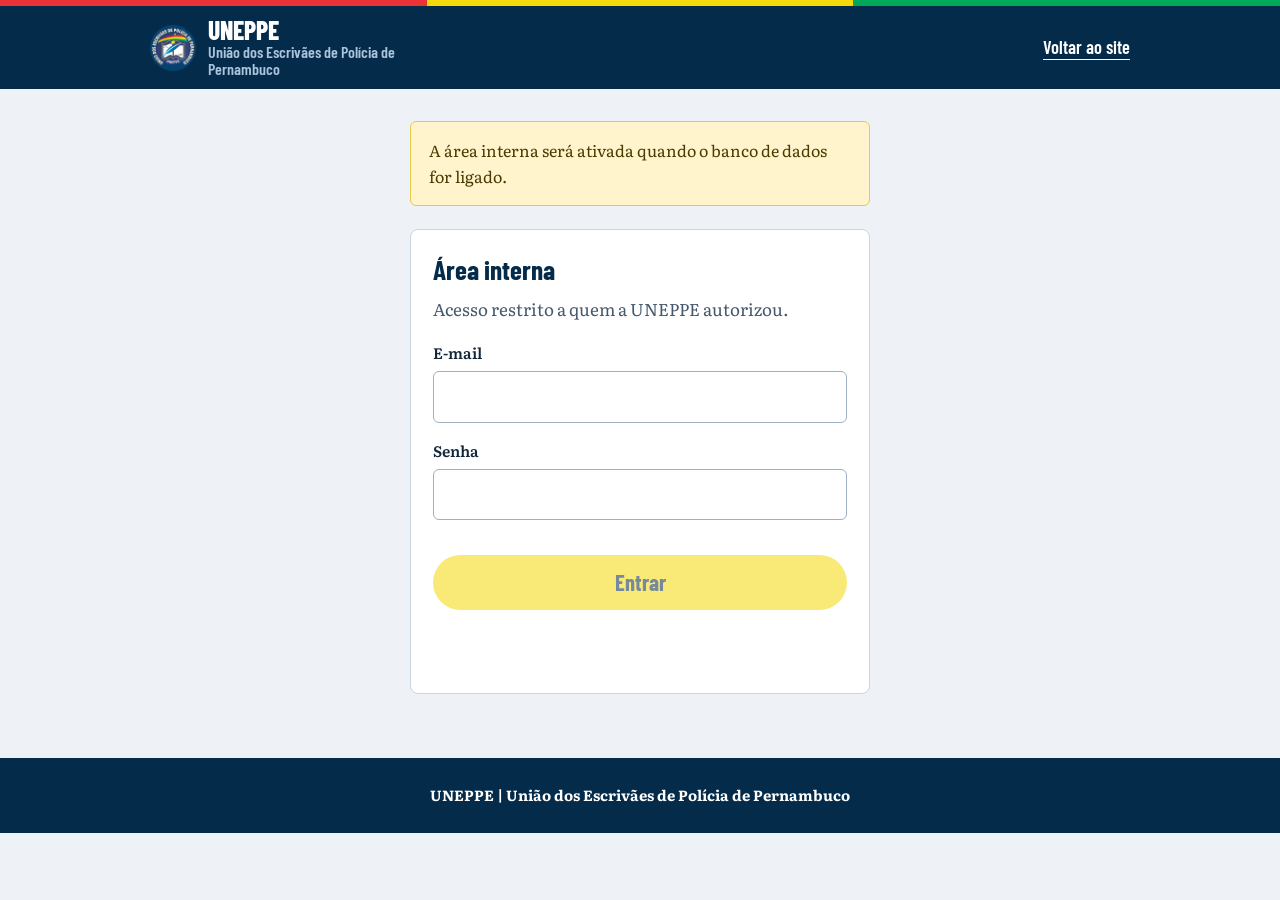
<file: area-interna/index.html>
<!DOCTYPE html>
<html lang="pt-BR">
<head>
<meta charset="UTF-8">
<meta name="viewport" content="width=device-width, initial-scale=1">
<title>Área interna | UNEPPE</title>
<meta name="robots" content="noindex, nofollow">
<meta name="theme-color" content="#052B4A">
<link rel="icon" type="image/png" href="../assets/img/favicon.png">
<link rel="preconnect" href="https://fonts.googleapis.com">
<link rel="preconnect" href="https://fonts.gstatic.com" crossorigin>
<link href="https://fonts.googleapis.com/css2?family=Barlow+Condensed:wght@600;700;800&family=Literata:opsz,wght@7..72,400;7..72,600&display=swap" rel="stylesheet">
<link rel="stylesheet" href="../assets/css/forms.css">
</head>
<body>

<div class="flag-stripe" aria-hidden="true"></div>
<header class="site-head">
  <div class="site-head__bar">
    <a class="brand" href="../" aria-label="UNEPPE, voltar ao site">
      <img src="../assets/img/logo-192.png" alt="" width="46" height="46">
      <span>
        <span class="brand__name">UNEPPE</span>
        <span class="brand__full">União dos Escrivães de Polícia de Pernambuco</span>
      </span>
    </a>
    <a class="head-link" href="../">Voltar ao site</a>
  </div>
</header>

<main class="page page--narrow">

  <div class="notice notice--warn" id="avisoConfig" role="alert" hidden>
    A área interna será ativada quando o banco de dados for ligado.
  </div>

  <!-- Login -->
  <section class="card" id="telaLogin">
    <h1 class="card__title">Área interna</h1>
    <p class="card__txt">Acesso restrito a quem a UNEPPE autorizou.</p>
    <form id="formLogin" class="stack-fields" novalidate>
      <div class="field" id="campo-email">
        <label for="email">E-mail</label>
        <input type="email" id="email" name="email" autocomplete="username" required>
      </div>
      <div class="field" id="campo-senha">
        <label for="senha">Senha</label>
        <input type="password" id="senha" name="senha" autocomplete="current-password" required>
      </div>
      <button class="btn-submit" type="submit" id="botaoEntrar">Entrar</button>
      <p class="status" id="statusLogin" role="status" aria-live="polite"></p>
    </form>
  </section>

  <!-- Painel (depois do login) -->
  <section id="telaPainel" hidden>
    <div class="card">
      <h1 class="card__title">Área interna</h1>
      <p class="card__txt">Você entrou como <strong id="usuarioEmail"></strong>.</p>
    </div>
    <div class="card">
      <h2 class="card__title">Cadastros da Bolsa Formação</h2>
      <p class="card__txt">Em breve: a lista de cadastros e os documentos enviados vão aparecer aqui.</p>
    </div>
    <p style="margin-top:1.2rem"><button class="btn-secondary" type="button" id="botaoSair">Sair</button></p>
  </section>

</main>

<footer class="site-foot">
  <p><strong>UNEPPE | União dos Escrivães de Polícia de Pernambuco</strong></p>
</footer>

<script src="../assets/js/config.js"></script>
<script src="../assets/js/area.js"></script>
</body>
</html>
</file>
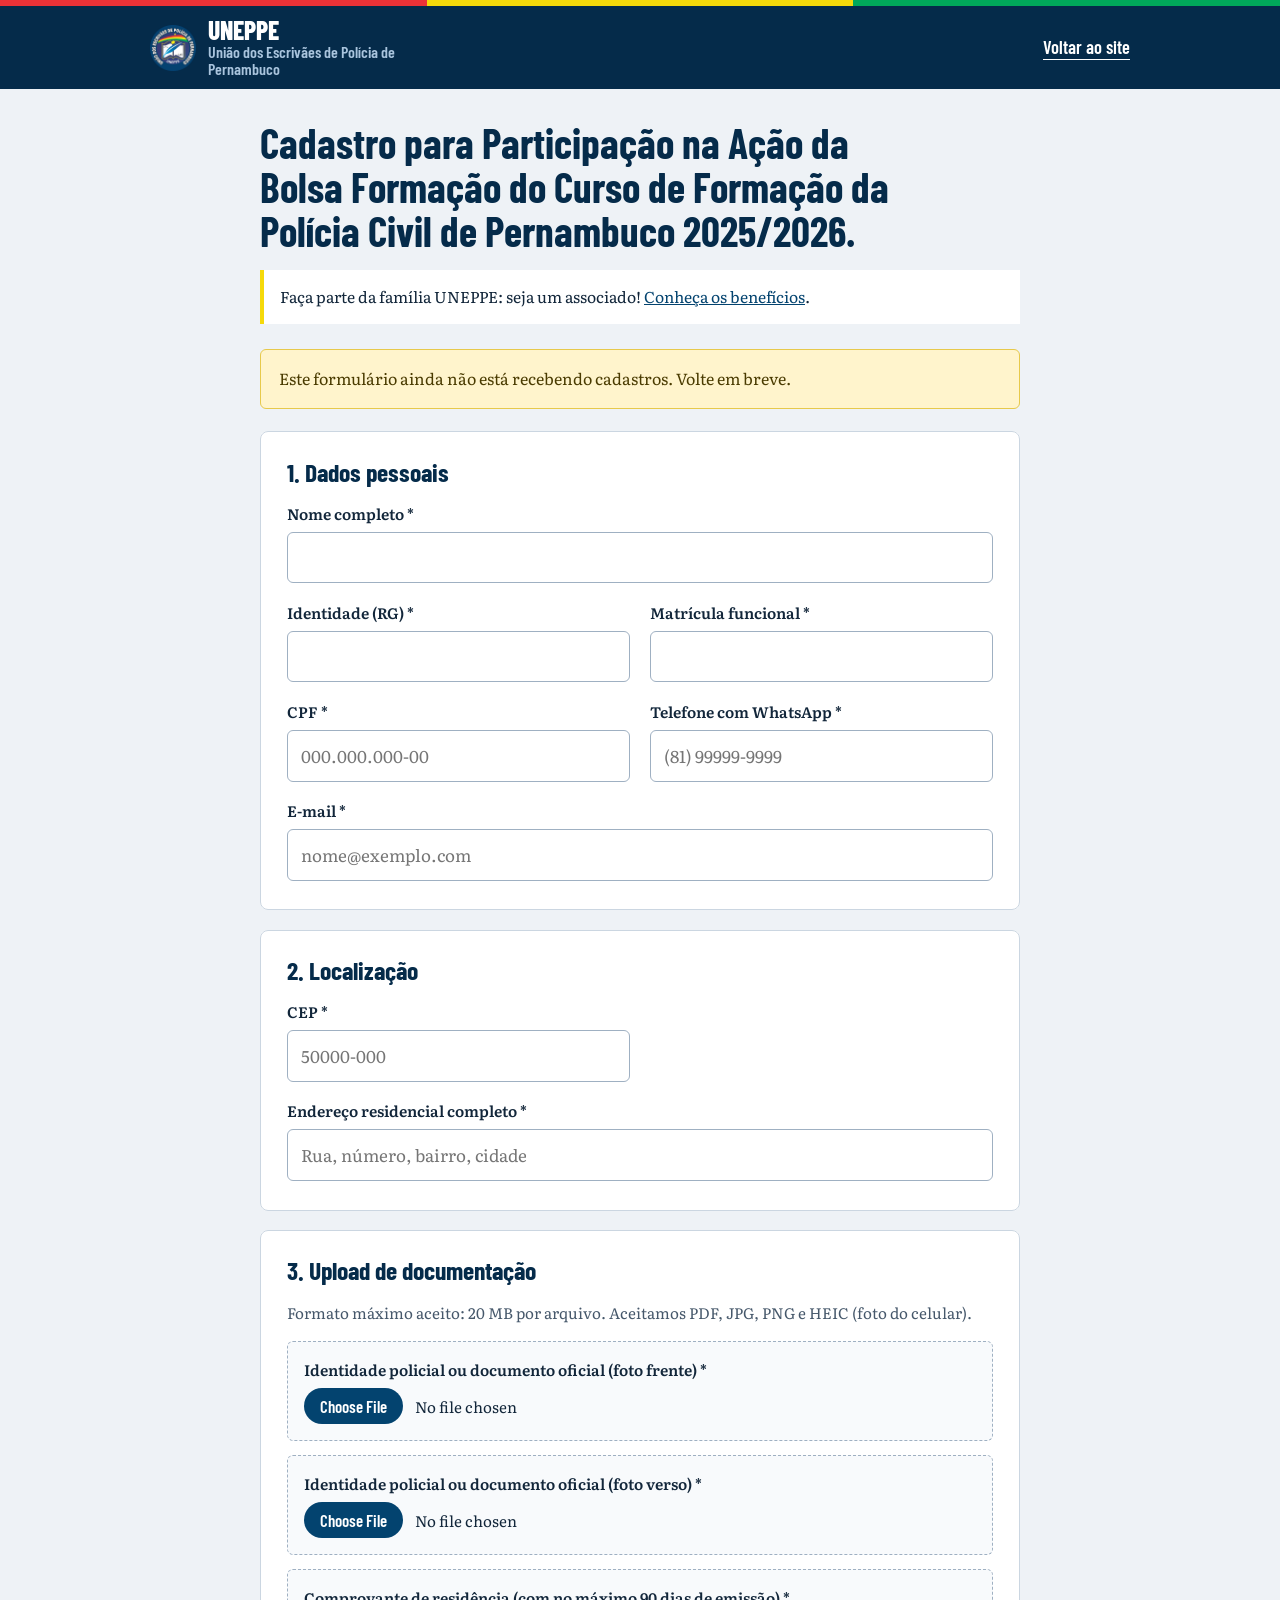
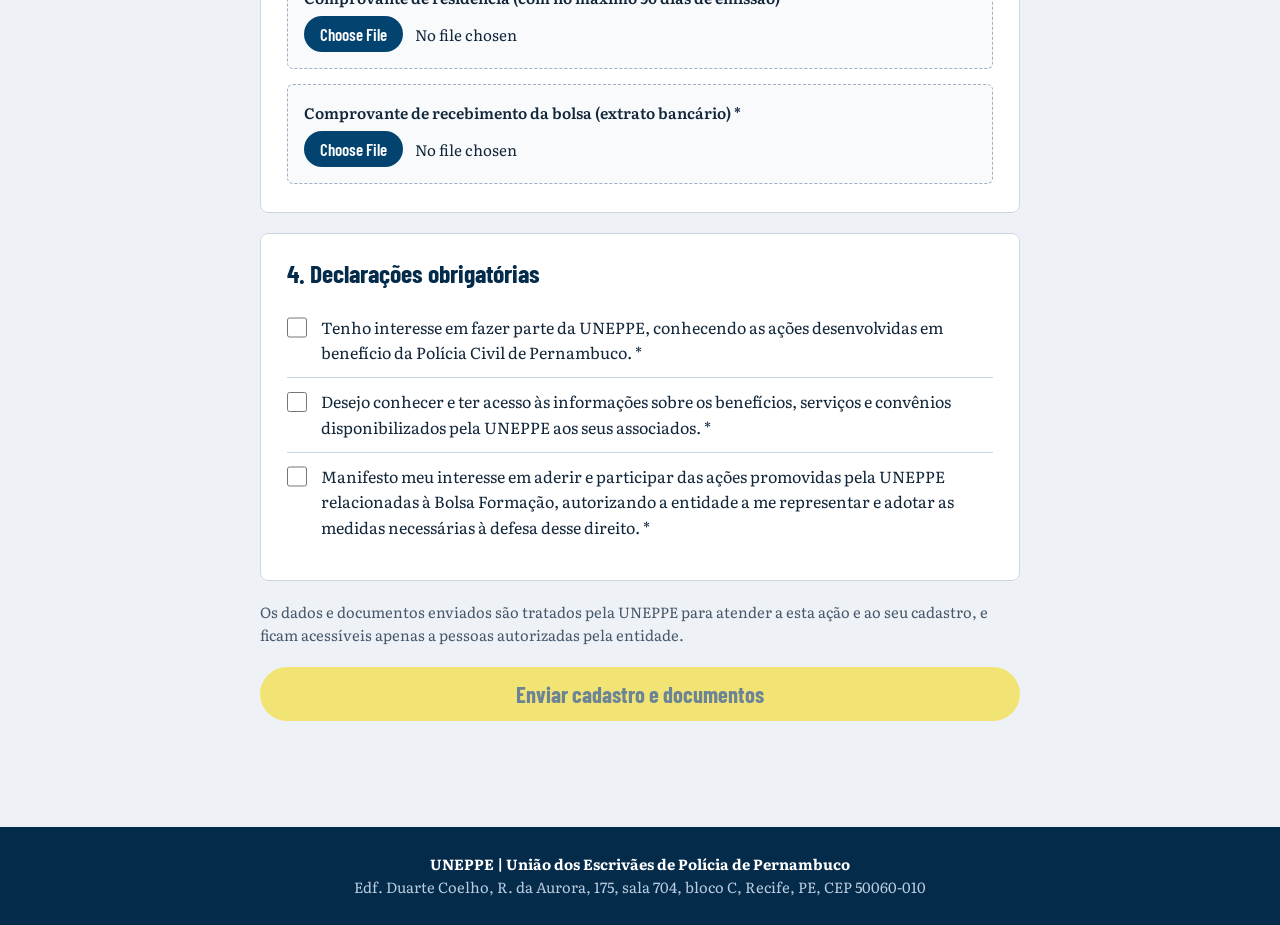
<file: bolsa/index.html>
<!DOCTYPE html>
<html lang="pt-BR">
<head>
<meta charset="UTF-8">
<meta name="viewport" content="width=device-width, initial-scale=1">
<title>Cadastro da Bolsa Formação | UNEPPE</title>
<meta name="robots" content="noindex, nofollow">
<meta http-equiv="refresh" content="0; url=../acaobolsa2026.1/">
<link rel="canonical" href="https://uneppe.com.br/acaobolsa2026.1/">
</head>
<body>
<p>Redirecionando para o <a href="../acaobolsa2026.1/">cadastro da Bolsa Formação</a>.</p>
<script>location.replace("../acaobolsa2026.1/");</script>
</body>
</html>
</file>
<file: assets/css/forms.css>
:root {
  --navy-950: #052B4A;
  --navy-700: #03436F;
  --ink: #12263A;
  --ink-soft: #46586B;
  --sky: #A9C4DD;
  --paper: #EEF2F6;
  --white: #FFFFFF;
  --rule: #CBD6E1;
  --field: #9FB0C2;
  --flag-red: #EB3237;
  --flag-yellow: #F5D90A;
  --flag-green: #01A85A;
  --danger: #B3261E;
  --display: "Barlow Condensed", "Roboto Condensed", "Arial Narrow", Arial, sans-serif;
  --body: "Literata", Georgia, "Times New Roman", serif;
}
*, *::before, *::after { box-sizing: border-box; }
body { margin: 0; font-family: var(--body); font-size: 1.0625rem; line-height: 1.6; color: var(--ink); background: var(--paper); -webkit-text-size-adjust: 100%; }
h1, h2, p, fieldset, legend { margin: 0; }
img { max-width: 100%; display: block; }
a { color: var(--navy-700); }
:focus-visible { outline: 3px solid var(--navy-700); outline-offset: 2px; }

.flag-stripe { height: 6px; background: linear-gradient(90deg, var(--flag-red) 0 33.34%, var(--flag-yellow) 0 66.67%, var(--flag-green) 0); }

/* Topo */
.site-head { background: var(--navy-950); color: var(--white); }
.site-head__bar { display: flex; align-items: center; justify-content: space-between; gap: 1rem; width: min(100% - 2rem, 980px); margin-inline: auto; padding-block: .7rem; }
.brand { display: flex; align-items: center; gap: .75rem; color: var(--white); text-decoration: none; }
.brand img { width: 46px; height: 46px; }
.brand__name { display: block; font-family: var(--display); font-weight: 800; font-size: 1.6rem; line-height: 1; }
.brand__full { display: none; font-family: var(--display); font-weight: 600; font-size: 1rem; line-height: 1.1; color: var(--sky); max-width: 15rem; }
.head-link { color: var(--white); font-family: var(--display); font-weight: 600; font-size: 1.15rem; text-underline-offset: 5px; }

/* Páginas */
.page { width: min(100% - 2rem, 760px); margin: 2rem auto 4rem; }
.page--narrow { width: min(100% - 2rem, 460px); }
.intro { margin-bottom: 1.6rem; }
.intro__title { font-family: var(--display); font-weight: 700; font-size: clamp(1.9rem, 5vw, 2.6rem); line-height: 1.05; color: var(--navy-950); text-wrap: balance; }
.intro__sub { margin-top: .7rem; color: var(--ink-soft); }
.cross { margin-top: 1.1rem; padding: .9rem 1rem; background: var(--white); border-left: 4px solid var(--flag-yellow); font-size: .98rem; }

.notice { padding: 1rem 1.1rem; border-radius: 6px; margin-bottom: 1.4rem; font-size: 1rem; }
.notice--warn { background: #FFF4CC; border: 1px solid #E7C94B; color: #4A3B00; }
.notice--error { background: #FDECEA; border: 1px solid #E4A09B; color: #7A1710; }

/* Formulário */
.block { background: var(--white); border: 1px solid var(--rule); border-radius: 8px; padding: 1.4rem 1.3rem 1.6rem; margin: 0 0 1.2rem; min-width: 0; }
.block legend { float: left; width: 100%; padding: 0; margin-bottom: 1rem; font-family: var(--display); font-weight: 700; font-size: 1.6rem; line-height: 1.1; color: var(--navy-950); }
.block legend + * { clear: both; }
.block__hint { margin-bottom: 1rem; font-size: .95rem; color: var(--ink-soft); }
.grid2 { display: grid; gap: 1.1rem 1.2rem; }
.field { min-width: 0; }
.field--wide { grid-column: 1 / -1; }
.field label { display: block; margin-bottom: .35rem; font-size: .95rem; font-weight: 600; }
.field input[type="text"], .field input[type="email"], .field input[type="tel"], .field input[type="password"], .field input:not([type]) {
  width: 100%; min-height: 3rem; padding: .7rem .85rem; font: inherit; color: var(--ink); background: var(--white);
  border: 1px solid var(--field); border-radius: 6px;
}
.field input:focus { border-color: var(--navy-700); box-shadow: 0 0 0 3px rgba(3, 67, 111, .18); outline: none; }
.field input[aria-invalid="true"] { border-color: var(--danger); }
.field__error { display: none; margin-top: .35rem; font-size: .92rem; color: var(--danger); }
.field.has-error .field__error { display: block; }

.file { padding: 1rem; border: 1px dashed var(--field); border-radius: 6px; background: #F8FAFC; }
.file + .file { margin-top: .9rem; }
.file input[type="file"] { width: 100%; font: inherit; font-size: .95rem; }
.file input[type="file"]::file-selector-button {
  margin-right: .8rem; padding: .5rem 1rem; border: 0; border-radius: 999px; background: var(--navy-700); color: var(--white);
  font-family: var(--display); font-weight: 600; font-size: 1.05rem; cursor: pointer;
}
.file.has-error { border-color: var(--danger); }

.check { display: grid; grid-template-columns: 1.4rem 1fr; gap: .75rem; align-items: start; padding: .7rem 0; }
.check + .check { border-top: 1px solid var(--rule); }
.check input { width: 1.3rem; height: 1.3rem; margin: .15rem 0 0; accent-color: var(--navy-700); }
.check label { font-size: 1rem; font-weight: 400; margin: 0; }
.check .field__error { grid-column: 2; margin-top: 0; }
.check.has-error .field__error { display: block; }

.privacy { margin-top: 1.2rem; font-size: .92rem; color: var(--ink-soft); }
.btn-submit {
  display: block; width: 100%; min-height: 3.4rem; margin-top: 1.2rem; padding: .85rem 1.4rem; border: 0; border-radius: 999px;
  background: var(--flag-yellow); color: var(--navy-950); font-family: var(--display); font-weight: 700; font-size: 1.4rem; line-height: 1; cursor: pointer;
}
.btn-submit:hover:not(:disabled) { background: #ffe94a; }
.btn-submit:disabled { opacity: .55; cursor: not-allowed; }
.btn-secondary { display: inline-block; min-height: 3rem; padding: .75rem 1.4rem; border: 2px solid var(--navy-700); border-radius: 999px; background: transparent; color: var(--navy-700); font-family: var(--display); font-weight: 700; font-size: 1.25rem; line-height: 1; text-decoration: none; cursor: pointer; }
.status { margin-top: 1rem; font-size: 1rem; min-height: 1.6rem; }
.status--error { color: var(--danger); font-weight: 600; }

.success { background: var(--white); border: 1px solid var(--rule); border-left: 6px solid var(--flag-green); border-radius: 8px; padding: 1.6rem 1.4rem; }
.success__title { font-family: var(--display); font-weight: 700; font-size: 2rem; line-height: 1.05; color: var(--navy-950); }
.success p + p { margin-top: .8rem; }
.success__code { display: inline-block; margin-top: .4rem; padding: .3rem .9rem; border-radius: 6px; background: var(--paper); font-family: var(--display); font-weight: 800; font-size: 1.8rem; letter-spacing: .06em; color: var(--navy-700); }

.hp { position: absolute; left: -9999px; width: 1px; height: 1px; overflow: hidden; }
[hidden] { display: none !important; }

/* Login / área interna */
.card { background: var(--white); border: 1px solid var(--rule); border-radius: 8px; padding: 1.6rem 1.4rem; }
.card + .card { margin-top: 1rem; }
.card__title { font-family: var(--display); font-weight: 700; font-size: 1.7rem; line-height: 1.1; color: var(--navy-950); }
.card__txt { margin-top: .6rem; color: var(--ink-soft); }
.stack-fields { display: grid; gap: 1rem; margin-top: 1.2rem; }

/* Rodapé */
.site-foot { background: var(--navy-950); color: #b9cde0; padding: 1.6rem 1rem; text-align: center; font-size: .92rem; }
.site-foot strong { color: var(--white); }

@media (min-width: 640px) {
  .brand__full { display: block; }
  .grid2 { grid-template-columns: 1fr 1fr; }
  .block { padding: 1.6rem 1.6rem 1.8rem; }
}
</file>
